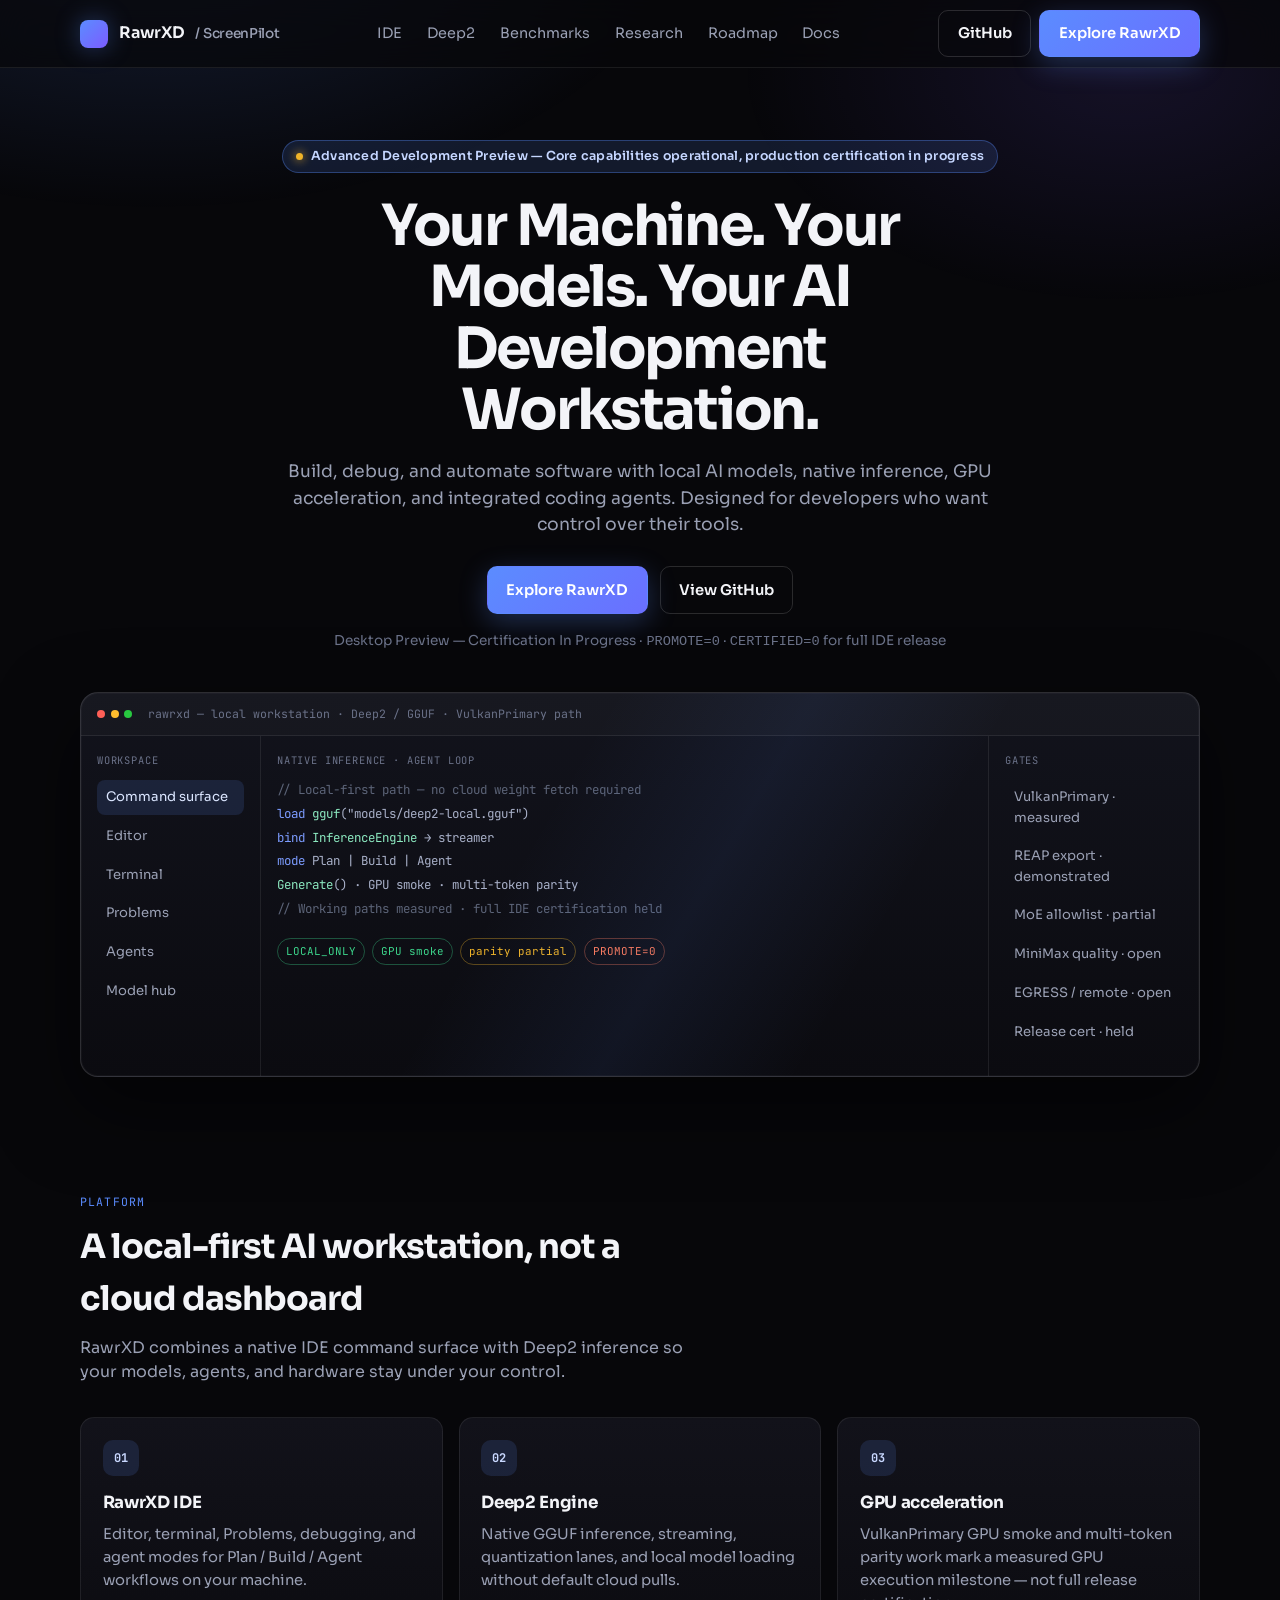
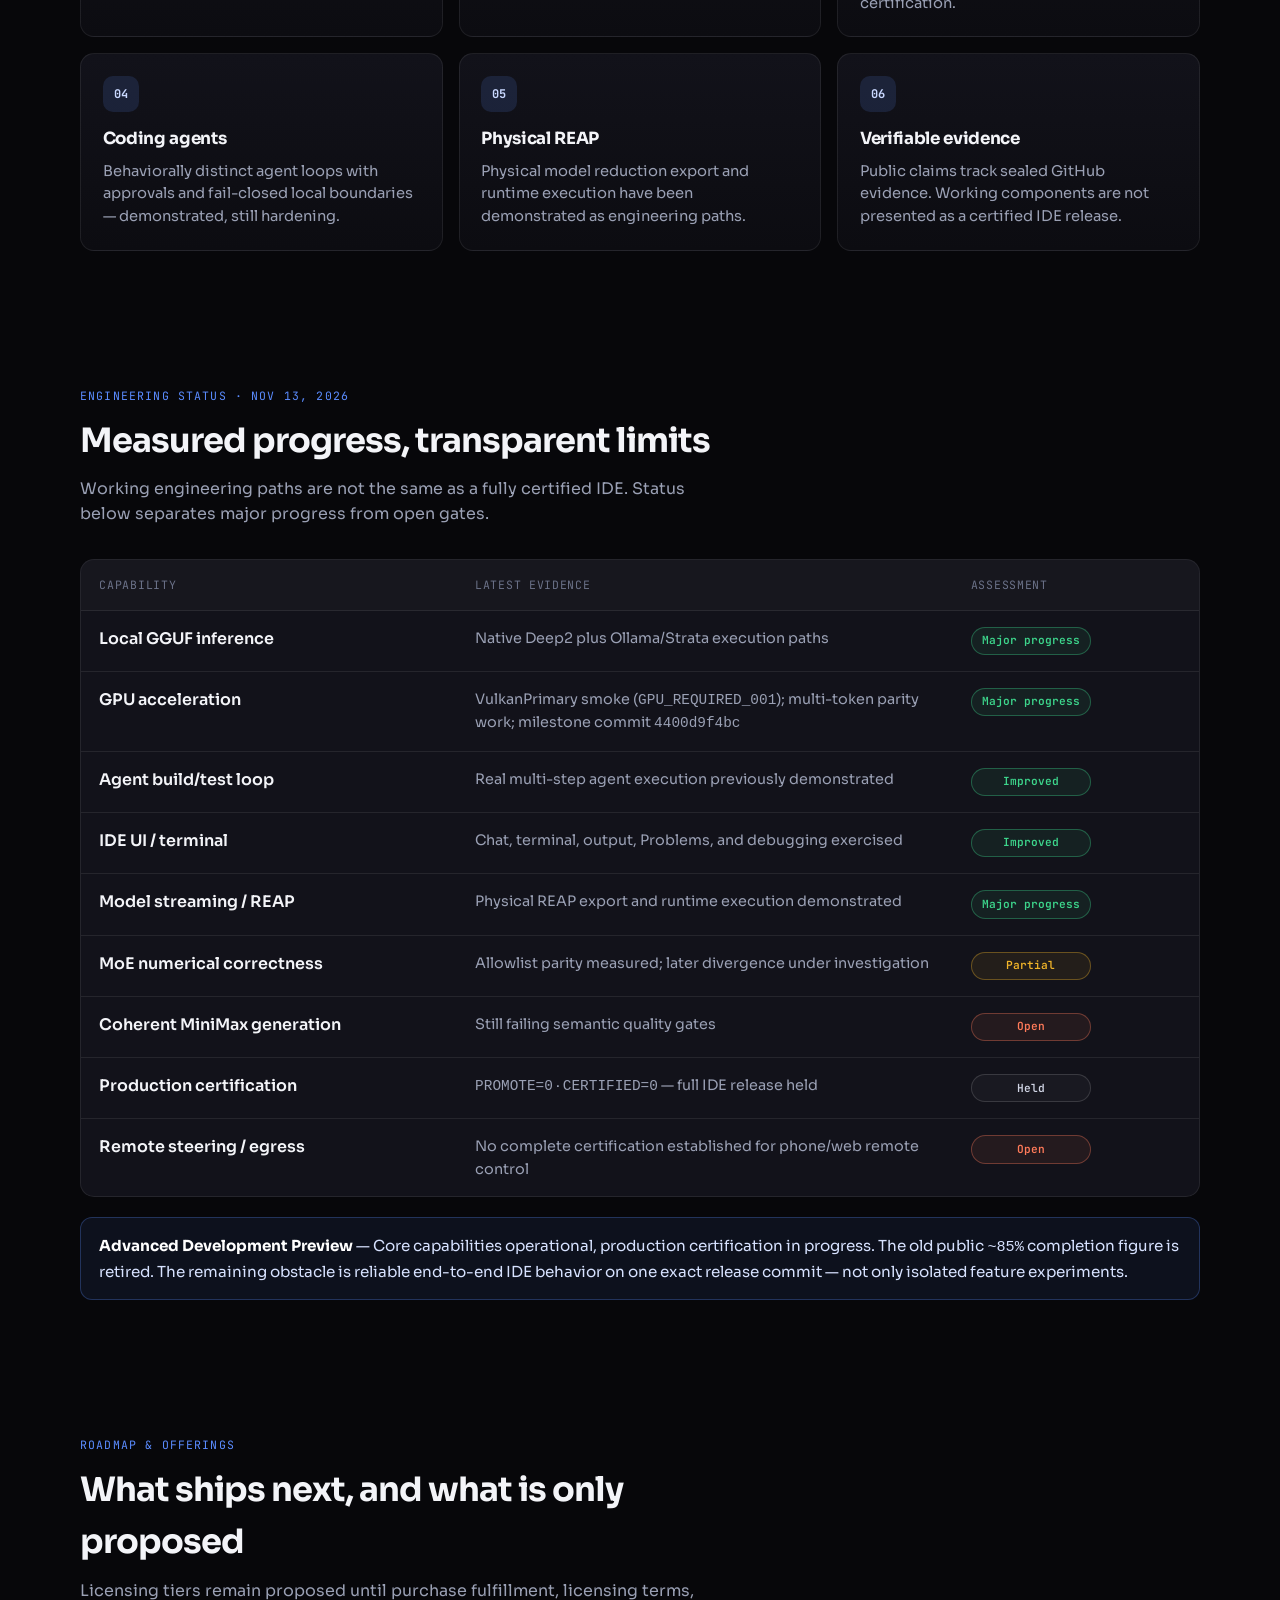
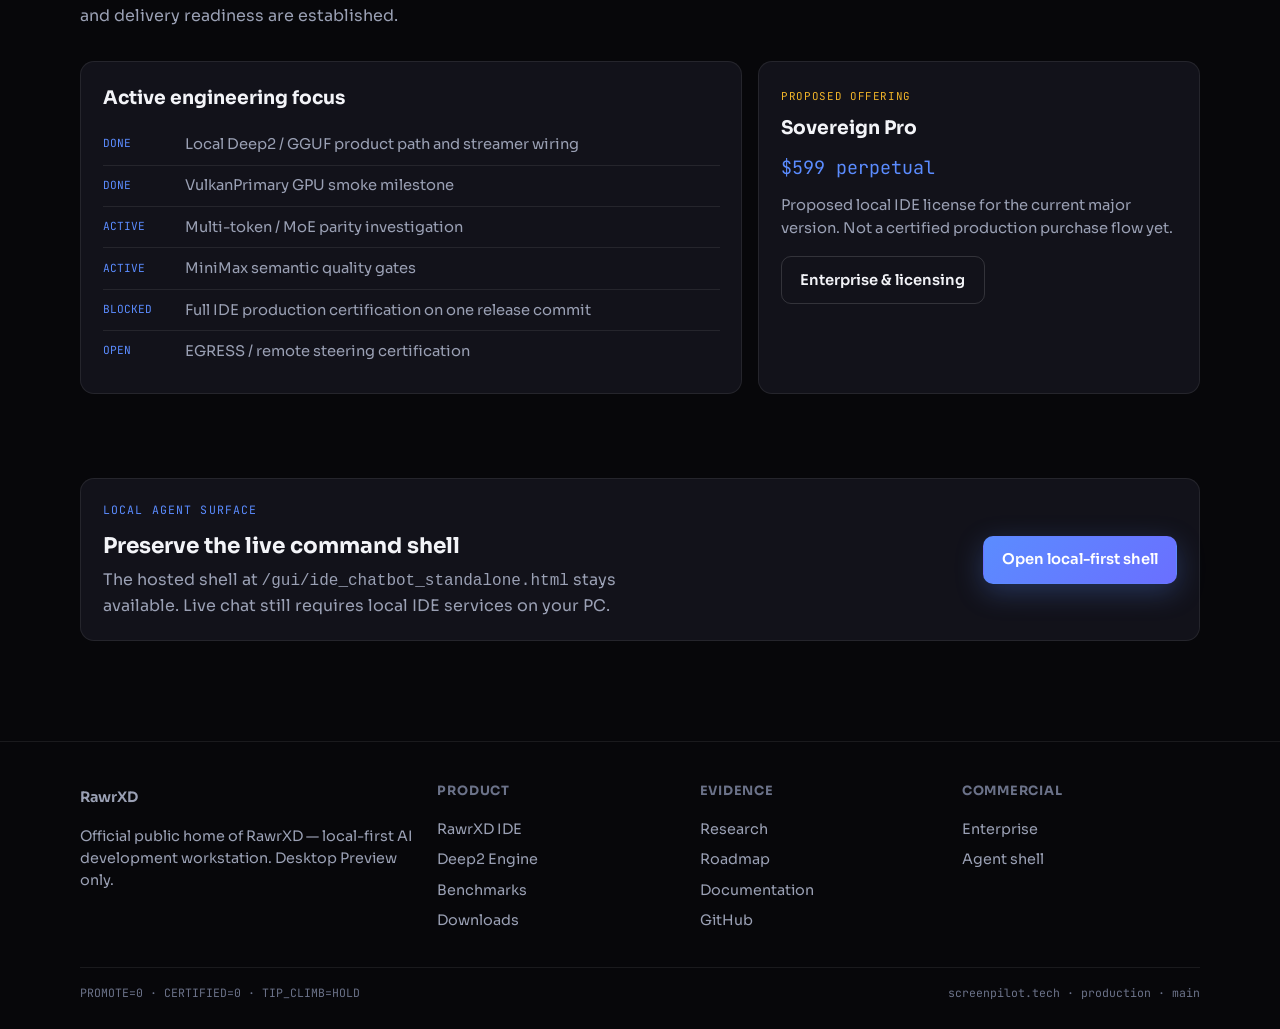
<file: index.html>
<!DOCTYPE html>
<html lang="en">
<head>
  <meta charset="UTF-8">
  <meta name="viewport" content="width=device-width, initial-scale=1.0">
  <title>RawrXD — Local AI Development Workstation</title>
  <meta name="description" content="Build, debug, and automate software with local AI models, native inference, GPU acceleration, and integrated coding agents. Desktop Preview — certification in progress.">
  <meta name="robots" content="index,follow">
  <meta name="rawrxd-deploy" content="branch=main; promote=0; certified=0; tip_climb=hold">
  <!-- Live provenance: Porkbun Secure Static Hosting GitHub Connect publishes origin/main -->
  <link rel="preconnect" href="https://fonts.googleapis.com">
  <link rel="preconnect" href="https://fonts.gstatic.com" crossorigin>
  <link href="https://fonts.googleapis.com/css2?family=JetBrains+Mono:wght@400;600&family=Sora:wght@400;500;600;700&display=swap" rel="stylesheet">
  <link rel="stylesheet" href="/css/site.css">
</head>
<body>
  <div class="bg-glow" aria-hidden="true"></div>

  <header class="nav">
    <div class="wrap nav-inner">
      <a class="brand" href="/">
        <span class="brand-mark" aria-hidden="true"></span>
        RawrXD <span>/ ScreenPilot</span>
      </a>
      <nav class="nav-links" aria-label="Primary">
        <a href="/pages/ide.html">IDE</a>
        <a href="/pages/deep2.html">Deep2</a>
        <a href="/pages/benchmarks.html">Benchmarks</a>
        <a href="/pages/research.html">Research</a>
        <a href="/pages/roadmap.html">Roadmap</a>
        <a href="/pages/docs.html">Docs</a>
      </nav>
      <div class="nav-cta">
        <a class="btn btn-ghost" href="https://github.com/ItsMehRAWRXD" rel="noopener noreferrer">GitHub</a>
        <a class="btn btn-primary" href="/gui/ide_chatbot_standalone.html">Explore RawrXD</a>
        <button class="nav-toggle" type="button" aria-expanded="false" aria-label="Open menu">Menu</button>
      </div>
    </div>
  </header>

  <main>
    <section class="hero wrap">
      <div class="eyebrow"><span class="dot" aria-hidden="true"></span> Advanced Development Preview — Core capabilities operational, production certification in progress</div>
      <h1>Your Machine. Your Models. Your AI Development Workstation.</h1>
      <p class="lead">Build, debug, and automate software with local AI models, native inference, GPU acceleration, and integrated coding agents. Designed for developers who want control over their tools.</p>
      <div class="hero-actions">
        <a class="btn btn-primary" href="/gui/ide_chatbot_standalone.html">Explore RawrXD</a>
        <a class="btn btn-ghost" href="https://github.com/ItsMehRAWRXD" rel="noopener noreferrer">View GitHub</a>
      </div>
      <p class="hero-note">Desktop Preview — Certification In Progress · <code>PROMOTE=0</code> · <code>CERTIFIED=0</code> for full IDE release</p>

      <div class="product-frame reveal" aria-label="RawrXD product preview frame">
        <div class="frame-bar">
          <div class="frame-dots" aria-hidden="true"><span></span><span></span><span></span></div>
          rawrxd — local workstation · Deep2 / GGUF · VulkanPrimary path
        </div>
        <div class="frame-grid">
          <aside class="frame-side">
            <div class="frame-label">Workspace</div>
            <div class="side-item active">Command surface</div>
            <div class="side-item">Editor</div>
            <div class="side-item">Terminal</div>
            <div class="side-item">Problems</div>
            <div class="side-item">Agents</div>
            <div class="side-item">Model hub</div>
          </aside>
          <div class="frame-main">
            <div class="frame-label">Native inference · agent loop</div>
            <p class="code-line"><span class="cm">// Local-first path — no cloud weight fetch required</span></p>
            <p class="code-line"><span class="kw">load</span> <span class="fn">gguf</span>("models/deep2-local.gguf")</p>
            <p class="code-line"><span class="kw">bind</span> <span class="fn">InferenceEngine</span> → streamer</p>
            <p class="code-line"><span class="kw">mode</span> Plan | Build | Agent</p>
            <p class="code-line"><span class="fn">Generate</span>() · GPU smoke · multi-token parity</p>
            <p class="code-line"><span class="cm">// Working paths measured · full IDE certification held</span></p>
            <div style="margin-top:1rem">
              <span class="chip ok">LOCAL_ONLY</span>
              <span class="chip ok">GPU smoke</span>
              <span class="chip warn">parity partial</span>
              <span class="chip held">PROMOTE=0</span>
            </div>
          </div>
          <aside class="frame-right">
            <div class="frame-label">Gates</div>
            <div class="right-item">VulkanPrimary · measured</div>
            <div class="right-item">REAP export · demonstrated</div>
            <div class="right-item">MoE allowlist · partial</div>
            <div class="right-item">MiniMax quality · open</div>
            <div class="right-item">EGRESS / remote · open</div>
            <div class="right-item">Release cert · held</div>
          </aside>
        </div>
      </div>
    </section>

    <section class="wrap">
      <div class="section-head reveal">
        <div class="kicker">Platform</div>
        <h2>A local-first AI workstation, not a cloud dashboard</h2>
        <p>RawrXD combines a native IDE command surface with Deep2 inference so your models, agents, and hardware stay under your control.</p>
      </div>
      <div class="feature-grid">
        <article class="feature reveal">
          <div class="icon">01</div>
          <h3>RawrXD IDE</h3>
          <p>Editor, terminal, Problems, debugging, and agent modes for Plan / Build / Agent workflows on your machine.</p>
        </article>
        <article class="feature reveal">
          <div class="icon">02</div>
          <h3>Deep2 Engine</h3>
          <p>Native GGUF inference, streaming, quantization lanes, and local model loading without default cloud pulls.</p>
        </article>
        <article class="feature reveal">
          <div class="icon">03</div>
          <h3>GPU acceleration</h3>
          <p>VulkanPrimary GPU smoke and multi-token parity work mark a measured GPU execution milestone — not full release certification.</p>
        </article>
        <article class="feature reveal">
          <div class="icon">04</div>
          <h3>Coding agents</h3>
          <p>Behaviorally distinct agent loops with approvals and fail-closed local boundaries — demonstrated, still hardening.</p>
        </article>
        <article class="feature reveal">
          <div class="icon">05</div>
          <h3>Physical REAP</h3>
          <p>Physical model reduction export and runtime execution have been demonstrated as engineering paths.</p>
        </article>
        <article class="feature reveal">
          <div class="icon">06</div>
          <h3>Verifiable evidence</h3>
          <p>Public claims track sealed GitHub evidence. Working components are not presented as a certified IDE release.</p>
        </article>
      </div>
    </section>

    <section class="wrap">
      <div class="section-head reveal">
        <div class="kicker">Engineering status · Nov 13, 2026</div>
        <h2>Measured progress, transparent limits</h2>
        <p>Working engineering paths are not the same as a fully certified IDE. Status below separates major progress from open gates.</p>
      </div>
      <div class="status-board reveal">
        <div class="status-row head">
          <div>Capability</div>
          <div>Latest evidence</div>
          <div>Assessment</div>
        </div>
        <div class="status-row">
          <div class="title">Local GGUF inference</div>
          <div class="meta">Native Deep2 plus Ollama/Strata execution paths</div>
          <div><span class="pill major">Major progress</span></div>
        </div>
        <div class="status-row">
          <div class="title">GPU acceleration</div>
          <div class="meta">VulkanPrimary smoke (<code>GPU_REQUIRED_001</code>); multi-token parity work; milestone commit <code>4400d9f4bc</code></div>
          <div><span class="pill major">Major progress</span></div>
        </div>
        <div class="status-row">
          <div class="title">Agent build/test loop</div>
          <div class="meta">Real multi-step agent execution previously demonstrated</div>
          <div><span class="pill major">Improved</span></div>
        </div>
        <div class="status-row">
          <div class="title">IDE UI / terminal</div>
          <div class="meta">Chat, terminal, output, Problems, and debugging exercised</div>
          <div><span class="pill major">Improved</span></div>
        </div>
        <div class="status-row">
          <div class="title">Model streaming / REAP</div>
          <div class="meta">Physical REAP export and runtime execution demonstrated</div>
          <div><span class="pill major">Major progress</span></div>
        </div>
        <div class="status-row">
          <div class="title">MoE numerical correctness</div>
          <div class="meta">Allowlist parity measured; later divergence under investigation</div>
          <div><span class="pill partial">Partial</span></div>
        </div>
        <div class="status-row">
          <div class="title">Coherent MiniMax generation</div>
          <div class="meta">Still failing semantic quality gates</div>
          <div><span class="pill open">Open</span></div>
        </div>
        <div class="status-row">
          <div class="title">Production certification</div>
          <div class="meta"><code>PROMOTE=0</code> · <code>CERTIFIED=0</code> — full IDE release held</div>
          <div><span class="pill held">Held</span></div>
        </div>
        <div class="status-row">
          <div class="title">Remote steering / egress</div>
          <div class="meta">No complete certification established for phone/web remote control</div>
          <div><span class="pill open">Open</span></div>
        </div>
      </div>
      <div class="banner reveal">
        <strong>Advanced Development Preview</strong> — Core capabilities operational, production certification in progress.
        The old public <code>~85%</code> completion figure is retired. The remaining obstacle is reliable end-to-end IDE behavior on one exact release commit — not only isolated feature experiments.
      </div>
    </section>

    <section class="wrap">
      <div class="section-head reveal">
        <div class="kicker">Roadmap &amp; offerings</div>
        <h2>What ships next, and what is only proposed</h2>
        <p>Licensing tiers remain proposed until purchase fulfillment, licensing terms, and delivery readiness are established.</p>
      </div>
      <div class="split">
        <div class="panel reveal">
          <h3>Active engineering focus</h3>
          <ul class="list">
            <li><span class="mark">DONE</span> Local Deep2 / GGUF product path and streamer wiring</li>
            <li><span class="mark">DONE</span> VulkanPrimary GPU smoke milestone</li>
            <li><span class="mark">ACTIVE</span> Multi-token / MoE parity investigation</li>
            <li><span class="mark">ACTIVE</span> MiniMax semantic quality gates</li>
            <li><span class="mark">BLOCKED</span> Full IDE production certification on one release commit</li>
            <li><span class="mark">OPEN</span> EGRESS / remote steering certification</li>
          </ul>
        </div>
        <div class="panel reveal">
          <div class="proposed">Proposed offering</div>
          <h3>Sovereign Pro</h3>
          <div class="price-tag">$599 perpetual</div>
          <p style="color:var(--muted);font-size:0.92rem;margin:0 0 1rem">Proposed local IDE license for the current major version. Not a certified production purchase flow yet.</p>
          <a class="btn btn-ghost" href="/pages/enterprise.html">Enterprise &amp; licensing</a>
        </div>
      </div>
    </section>

    <section class="wrap" style="padding-top:1rem">
      <div class="panel reveal" style="display:flex;flex-wrap:wrap;gap:1rem;align-items:center;justify-content:space-between">
        <div>
          <div class="kicker">Local agent surface</div>
          <h2 style="margin:0 0 0.35rem;font-size:1.35rem">Preserve the live command shell</h2>
          <p style="margin:0;color:var(--muted);max-width:36rem">The hosted shell at <code>/gui/ide_chatbot_standalone.html</code> stays available. Live chat still requires local IDE services on your PC.</p>
        </div>
        <a class="btn btn-primary" href="/gui/ide_chatbot_standalone.html">Open local-first shell</a>
      </div>
    </section>
  </main>

  <footer class="footer">
    <div class="wrap footer-grid">
      <div>
        <a class="brand" href="/"><span class="brand-mark" aria-hidden="true"></span> RawrXD</a>
        <p style="color:var(--muted);font-size:0.9rem;margin:0.75rem 0 0;max-width:22rem">Official public home of RawrXD — local-first AI development workstation. Desktop Preview only.</p>
      </div>
      <div>
        <h4>Product</h4>
        <a href="/pages/ide.html">RawrXD IDE</a>
        <a href="/pages/deep2.html">Deep2 Engine</a>
        <a href="/pages/benchmarks.html">Benchmarks</a>
        <a href="/pages/downloads.html">Downloads</a>
      </div>
      <div>
        <h4>Evidence</h4>
        <a href="/pages/research.html">Research</a>
        <a href="/pages/roadmap.html">Roadmap</a>
        <a href="/pages/docs.html">Documentation</a>
        <a href="https://github.com/ItsMehRAWRXD" rel="noopener noreferrer">GitHub</a>
      </div>
      <div>
        <h4>Commercial</h4>
        <a href="/pages/enterprise.html">Enterprise</a>
        <a href="/gui/ide_chatbot_standalone.html">Agent shell</a>
      </div>
    </div>
    <div class="wrap footer-bottom">
      <span>PROMOTE=0 · CERTIFIED=0 · TIP_CLIMB=HOLD</span>
      <span>screenpilot.tech · production · main</span>
    </div>
  </footer>

  <script src="/js/site.js"></script>
</body>
</html>
</file>
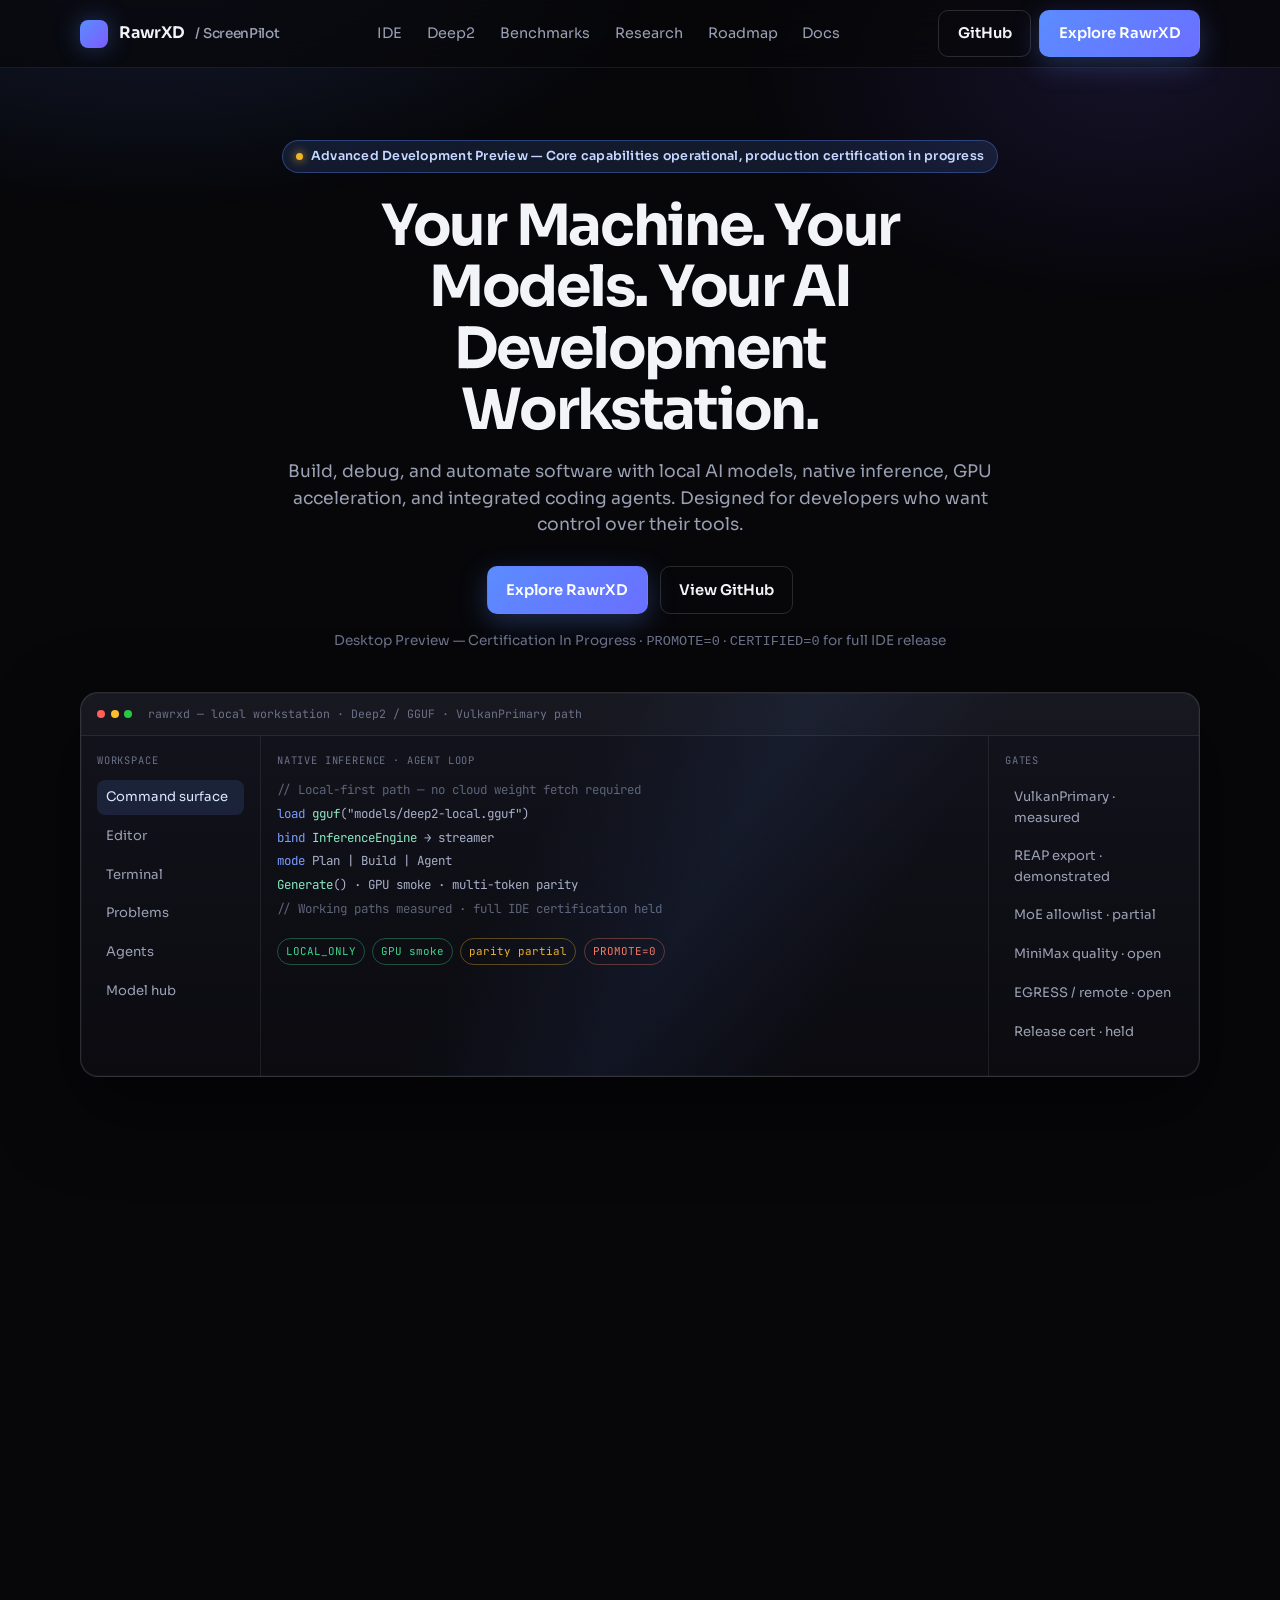
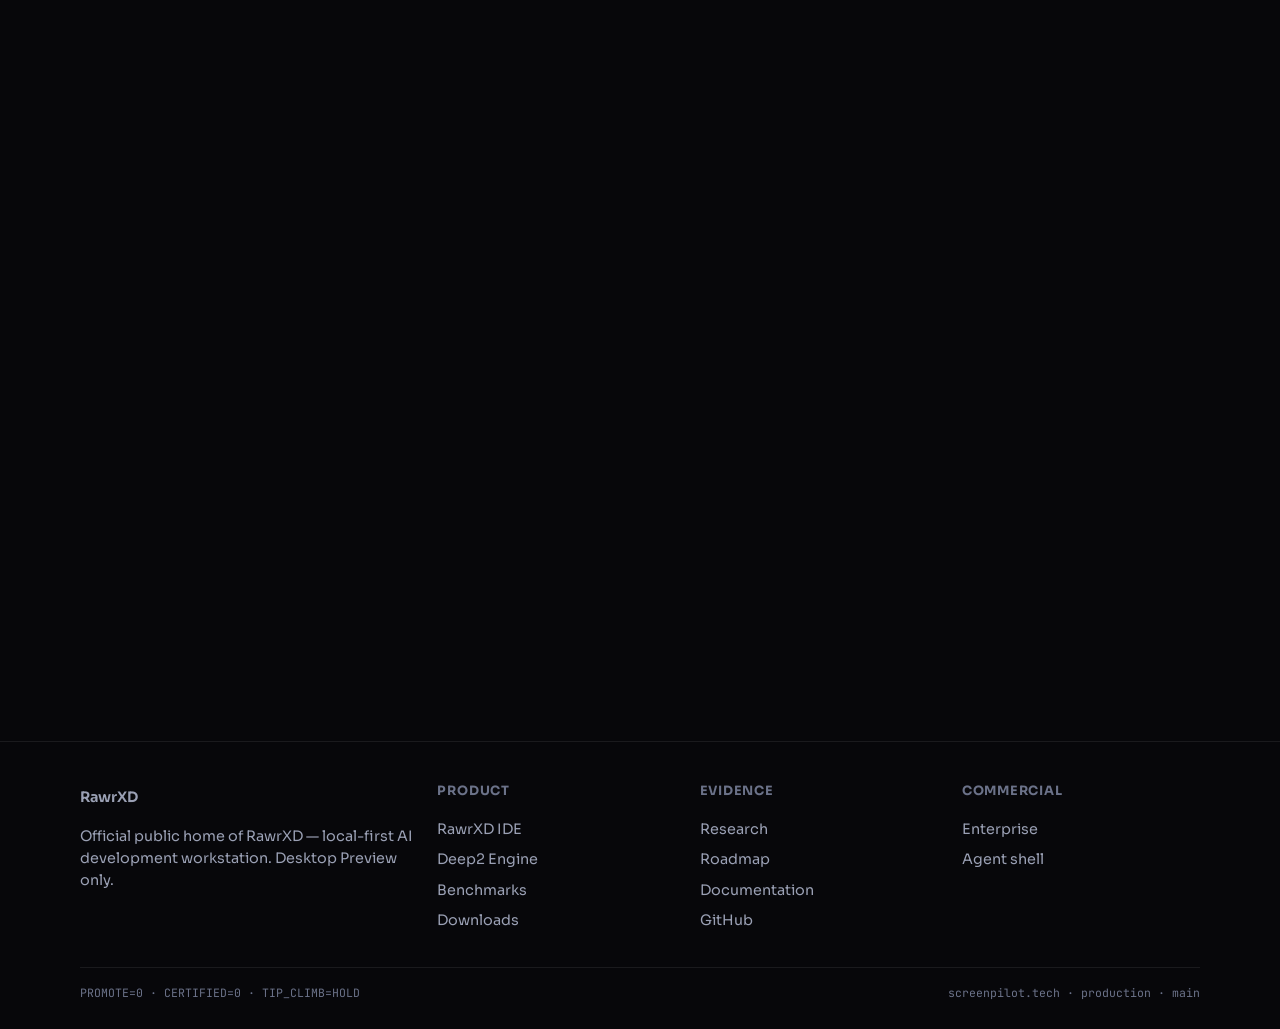
<file: launcher.html>
<!DOCTYPE html>
<html lang="en">
<head>
  <meta charset="UTF-8">
  <meta http-equiv="refresh" content="0;url=/">
  <title>RawrXD ScreenPilot</title>
</head>
<body>
  <p><a href="/">Go to ScreenPilot home…</a></p>
</body>
</html>
</file>
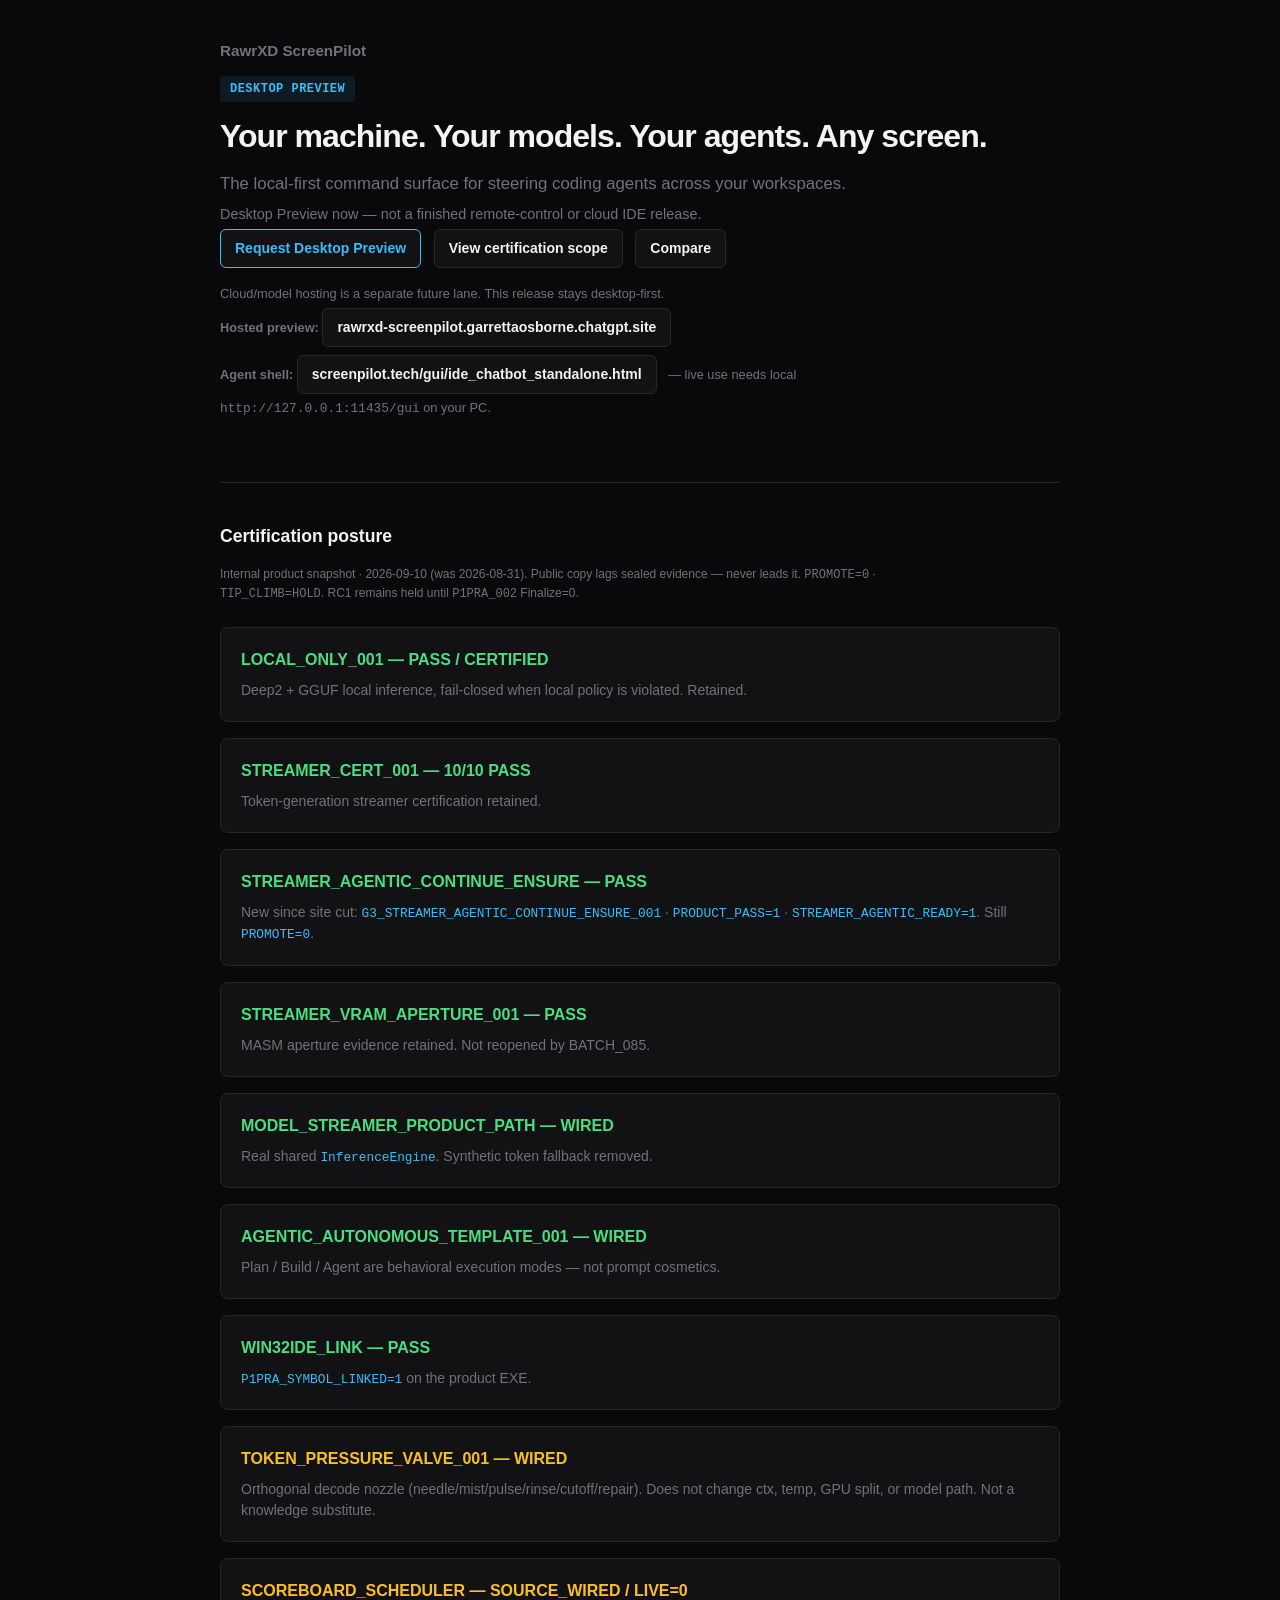
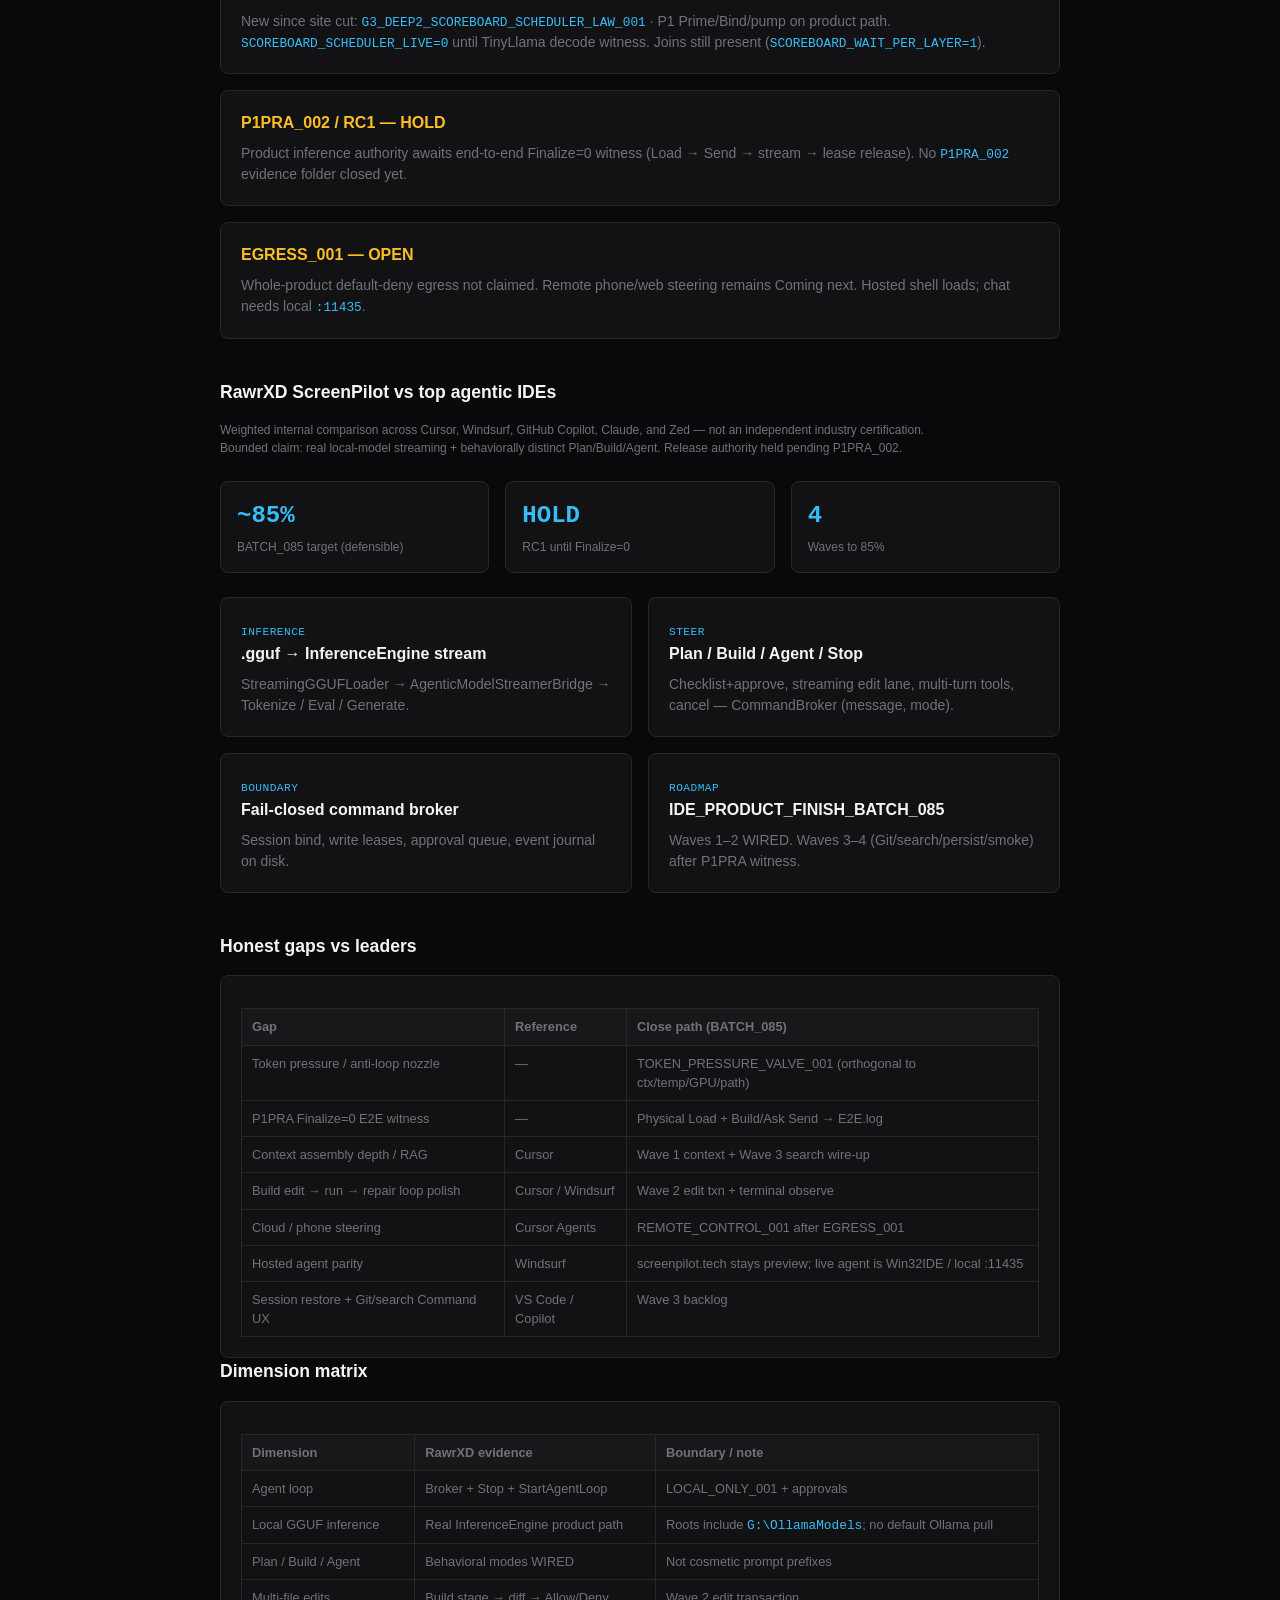
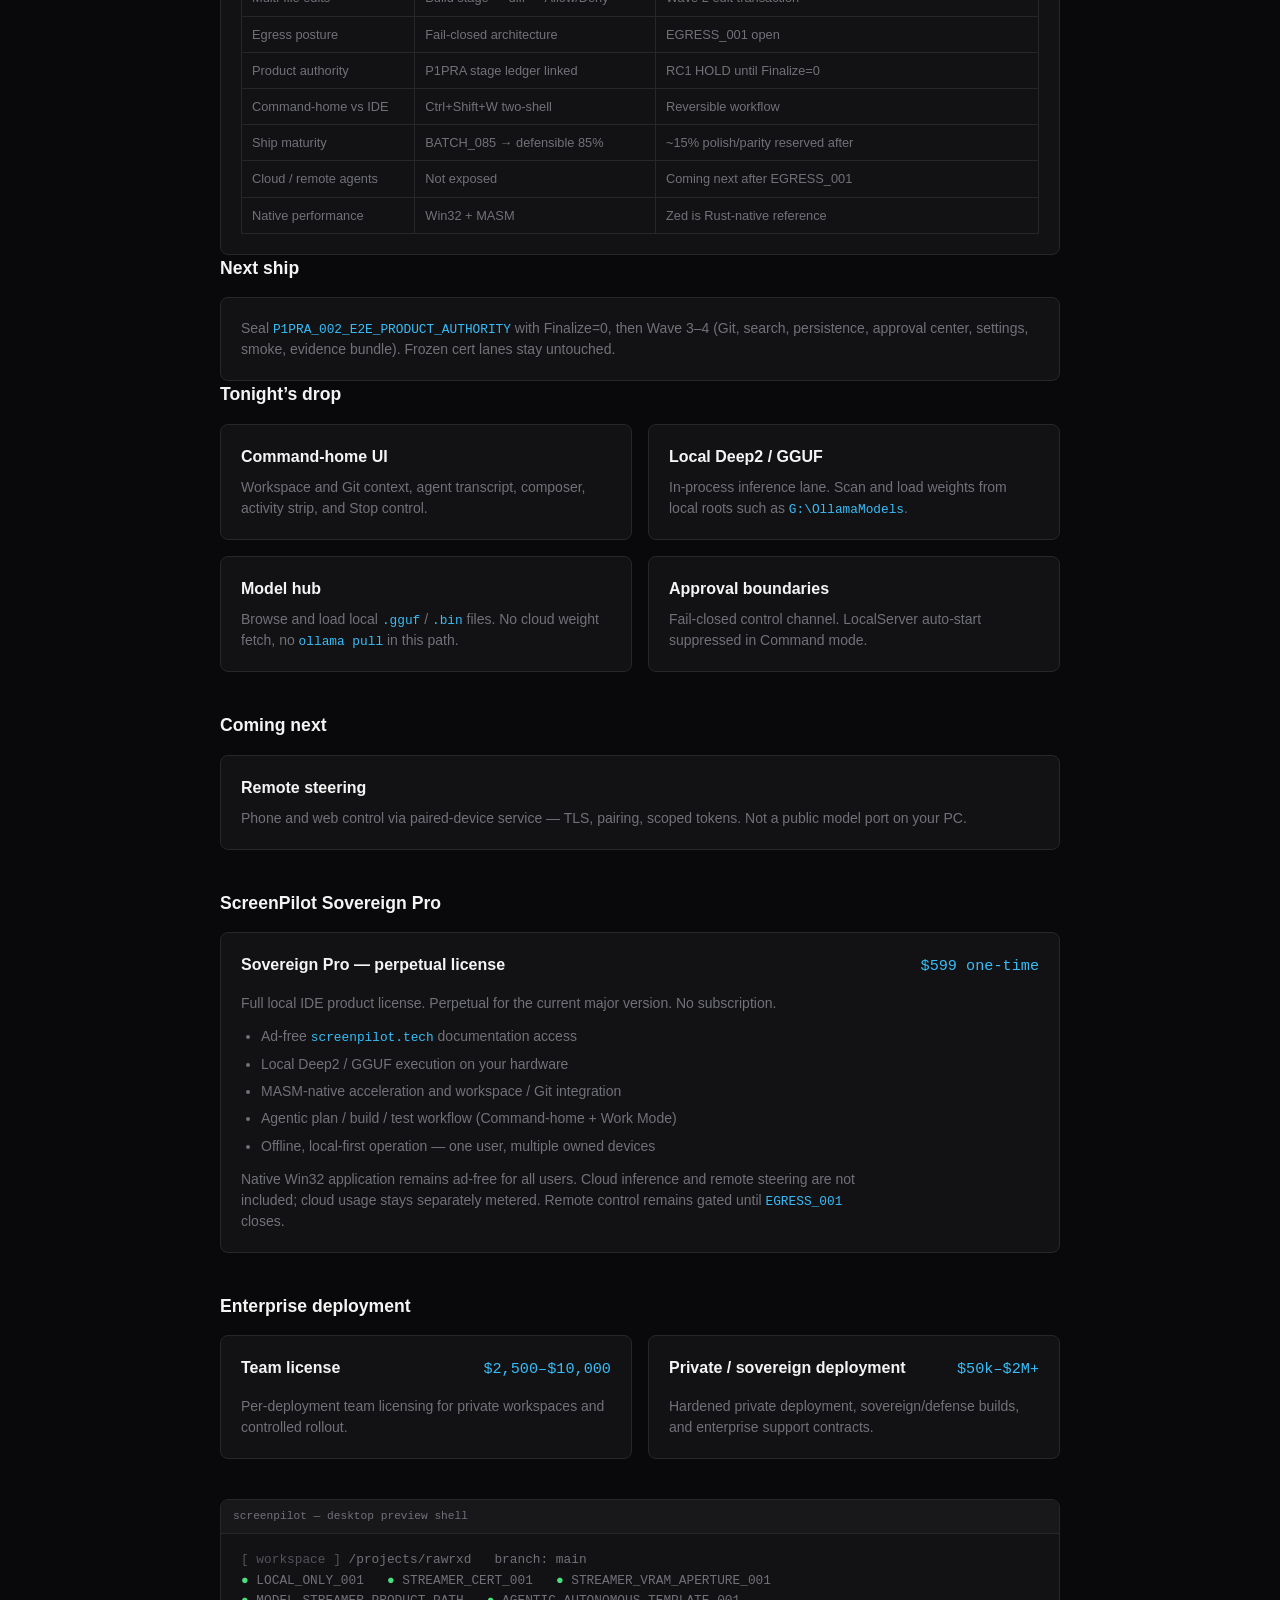
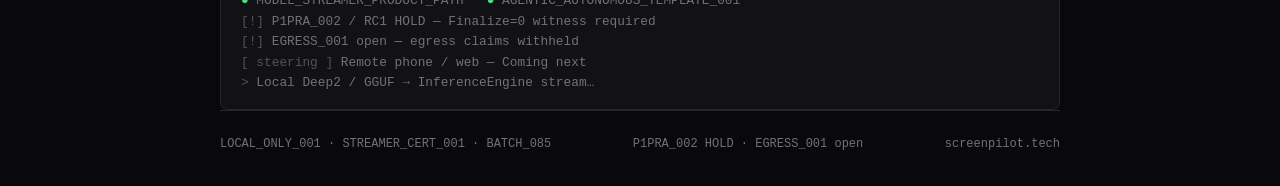
<file: archive/index-2026-09-10.html>
<!DOCTYPE html>
<html lang="en">
<head>
    <meta charset="UTF-8">
    <meta name="viewport" content="width=device-width, initial-scale=1.0">
    <title>RawrXD ScreenPilot — Local-First Command Surface</title>
    <style>
        :root {
            --bg: #09090b;
            --surface: #121214;
            --border: #27272a;
            --text: #f4f4f5;
            --muted: #71717a;
            --accent: #38bdf8;
        }
        * { box-sizing: border-box; margin: 0; padding: 0; }
        body {
            background: var(--bg);
            color: var(--text);
            font-family: -apple-system, BlinkMacSystemFont, "Segoe UI", Roboto, sans-serif;
            line-height: 1.5;
            -webkit-font-smoothing: antialiased;
        }
        .container { max-width: 880px; margin: 0 auto; padding: 2.5rem 1.25rem; }
        header { border-bottom: 1px solid var(--border); padding-bottom: 1.5rem; margin-bottom: 2.5rem; }
        .badge {
            display: inline-block;
            background: rgba(56, 189, 248, 0.1);
            color: var(--accent);
            font-size: 0.75rem;
            font-weight: 600;
            padding: 0.25rem 0.625rem;
            border-radius: 4px;
            margin-bottom: 1rem;
            font-family: ui-monospace, monospace;
            letter-spacing: 0.04em;
        }
        .logo { font-size: 0.95rem; font-weight: 600; color: var(--muted); margin-bottom: 0.75rem; }
        h1 {
            font-size: 2rem;
            font-weight: 800;
            letter-spacing: -0.03em;
            line-height: 1.15;
            margin-bottom: 1rem;
        }
        .lead { color: var(--muted); font-size: 1.05rem; max-width: 640px; margin-bottom: 0.5rem; }
        .sub { color: var(--muted); font-size: 0.9rem; max-width: 640px; }
        h2 { font-size: 1.1rem; font-weight: 700; margin-bottom: 1rem; }
        .grid {
            display: grid;
            grid-template-columns: 1fr;
            gap: 1rem;
            margin-bottom: 2.5rem;
        }
        @media (min-width: 600px) { .grid.two { grid-template-columns: 1fr 1fr; } }
        .card {
            background: var(--surface);
            border: 1px solid var(--border);
            border-radius: 8px;
            padding: 1.25rem;
        }
        .card h3 { font-size: 1rem; margin-bottom: 0.5rem; }
        .card p, .card li { font-size: 0.875rem; color: var(--muted); }
        .card ul { margin: 0.75rem 0 0; padding-left: 1.25rem; }
        .card li { margin-bottom: 0.4rem; }
        .card code {
            font-family: ui-monospace, monospace;
            font-size: 0.8rem;
            color: var(--accent);
        }
        .tier-head {
            display: flex;
            justify-content: space-between;
            align-items: baseline;
            margin-bottom: 0.5rem;
        }
        .price { font-family: ui-monospace, monospace; color: var(--accent); font-size: 0.95rem; }
        .preview {
            background: var(--surface);
            border: 1px solid var(--border);
            border-radius: 8px;
            overflow: hidden;
            margin-top: 2rem;
        }
        .preview-bar {
            background: #18181b;
            border-bottom: 1px solid var(--border);
            padding: 0.5rem 0.75rem;
            font-family: ui-monospace, monospace;
            font-size: 0.7rem;
            color: var(--muted);
        }
        .preview-body {
            padding: 1rem 1.25rem;
            font-family: ui-monospace, monospace;
            font-size: 0.8rem;
            color: var(--muted);
            line-height: 1.6;
        }
        .preview-body .ok { color: #4ade80; }
        .preview-body .dim { color: #52525b; }
        footer {
            border-top: 1px solid var(--border);
            padding-top: 1.5rem;
            font-size: 0.75rem;
            color: var(--muted);
            font-family: ui-monospace, monospace;
            display: flex;
            flex-wrap: wrap;
            gap: 1rem;
            justify-content: space-between;
        }
        .withheld { color: #a1a1aa; font-style: normal; }
        .launch { margin-bottom: 2.5rem; }
        .launch a {
            display: inline-block;
            margin: 0.25rem 0.5rem 0.25rem 0;
            padding: 0.5rem 0.875rem;
            border-radius: 6px;
            font-size: 0.875rem;
            font-weight: 600;
            text-decoration: none;
            border: 1px solid var(--border);
            color: var(--text);
            background: var(--surface);
        }
        .launch a.primary { border-color: var(--accent); color: var(--accent); }
        .launch a:hover { border-color: var(--accent); }
        .launch-note { font-size: 0.8rem; color: var(--muted); margin-top: 0.75rem; max-width: 640px; }
        .stat-row { display: flex; flex-wrap: wrap; gap: 1rem; margin-bottom: 1.5rem; }
        .stat {
            flex: 1 1 140px;
            background: var(--surface);
            border: 1px solid var(--border);
            border-radius: 8px;
            padding: 1rem;
        }
        .stat .value { font-size: 1.5rem; font-weight: 800; color: var(--accent); font-family: ui-monospace, monospace; }
        .stat .label { font-size: 0.75rem; color: var(--muted); margin-top: 0.25rem; }
        .cert-pass { color: #4ade80; }
        .cert-open { color: #fbbf24; }
        table.matrix { width: 100%; border-collapse: collapse; font-size: 0.8rem; margin-top: 0.75rem; }
        table.matrix th, table.matrix td {
            border: 1px solid var(--border);
            padding: 0.5rem 0.625rem;
            text-align: left;
            vertical-align: top;
        }
        table.matrix th { background: #18181b; color: var(--muted); font-weight: 600; }
        table.matrix td { color: var(--muted); }
        .disclaimer { font-size: 0.75rem; color: var(--muted); margin: 0.75rem 0 1.5rem; max-width: 720px; }
        .tag { font-family: ui-monospace, monospace; font-size: 0.7rem; color: var(--accent); letter-spacing: 0.04em; }
    </style>
</head>
<body>
    <div class="container">
        <header>
            <div class="logo">RawrXD ScreenPilot</div>
            <span class="badge">DESKTOP PREVIEW</span>
            <h1>Your machine. Your models. Your agents. Any screen.</h1>
            <p class="lead">The local-first command surface for steering coding agents across your workspaces.</p>
            <p class="sub">Desktop Preview now — not a finished remote-control or cloud IDE release.</p>
            <div class="launch">
                <a class="primary" href="/gui/ide_chatbot_standalone.html">Request Desktop Preview</a>
                <a href="#certification">View certification scope</a>
                <a href="#compare">Compare</a>
                <p class="launch-note">Cloud/model hosting is a separate future lane. This release stays desktop-first.<br>
                <strong>Hosted preview:</strong> <a href="https://rawrxd-screenpilot.garrettaosborne.chatgpt.site" rel="noopener noreferrer">rawrxd-screenpilot.garrettaosborne.chatgpt.site</a><br>
                <strong>Agent shell:</strong> <a href="/gui/ide_chatbot_standalone.html">screenpilot.tech/gui/ide_chatbot_standalone.html</a> — live use needs local <code>http://127.0.0.1:11435/gui</code> on your PC.</p>
            </div>
        </header>

        <main>
            <h2 id="certification">Certification posture</h2>
            <p class="disclaimer">Internal product snapshot · 2026-09-10 (was 2026-08-31). Public copy lags sealed evidence — never leads it. <code>PROMOTE=0</code> · <code>TIP_CLIMB=HOLD</code>. RC1 remains held until <code>P1PRA_002</code> Finalize=0.</p>
            <div class="grid">
                <div class="card">
                    <h3 class="cert-pass">LOCAL_ONLY_001 — PASS / CERTIFIED</h3>
                    <p>Deep2 + GGUF local inference, fail-closed when local policy is violated. Retained.</p>
                </div>
                <div class="card">
                    <h3 class="cert-pass">STREAMER_CERT_001 — 10/10 PASS</h3>
                    <p>Token-generation streamer certification retained.</p>
                </div>
                <div class="card">
                    <h3 class="cert-pass">STREAMER_AGENTIC_CONTINUE_ENSURE — PASS</h3>
                    <p>New since site cut: <code>G3_STREAMER_AGENTIC_CONTINUE_ENSURE_001</code> · <code>PRODUCT_PASS=1</code> · <code>STREAMER_AGENTIC_READY=1</code>. Still <code>PROMOTE=0</code>.</p>
                </div>
                <div class="card">
                    <h3 class="cert-pass">STREAMER_VRAM_APERTURE_001 — PASS</h3>
                    <p>MASM aperture evidence retained. Not reopened by BATCH_085.</p>
                </div>
                <div class="card">
                    <h3 class="cert-pass">MODEL_STREAMER_PRODUCT_PATH — WIRED</h3>
                    <p>Real shared <code>InferenceEngine</code>. Synthetic token fallback removed.</p>
                </div>
                <div class="card">
                    <h3 class="cert-pass">AGENTIC_AUTONOMOUS_TEMPLATE_001 — WIRED</h3>
                    <p>Plan / Build / Agent are behavioral execution modes — not prompt cosmetics.</p>
                </div>
                <div class="card">
                    <h3 class="cert-pass">WIN32IDE_LINK — PASS</h3>
                    <p><code>P1PRA_SYMBOL_LINKED=1</code> on the product EXE.</p>
                </div>
                <div class="card">
                    <h3 class="cert-open">TOKEN_PRESSURE_VALVE_001 — WIRED</h3>
                    <p>Orthogonal decode nozzle (needle/mist/pulse/rinse/cutoff/repair). Does not change ctx, temp, GPU split, or model path. Not a knowledge substitute.</p>
                </div>
                <div class="card">
                    <h3 class="cert-open">SCOREBOARD_SCHEDULER — SOURCE_WIRED / LIVE=0</h3>
                    <p>New since site cut: <code>G3_DEEP2_SCOREBOARD_SCHEDULER_LAW_001</code> · P1 Prime/Bind/pump on product path. <code>SCOREBOARD_SCHEDULER_LIVE=0</code> until TinyLlama decode witness. Joins still present (<code>SCOREBOARD_WAIT_PER_LAYER=1</code>).</p>
                </div>
                <div class="card">
                    <h3 class="cert-open">P1PRA_002 / RC1 — HOLD</h3>
                    <p>Product inference authority awaits end-to-end Finalize=0 witness (Load → Send → stream → lease release). No <code>P1PRA_002</code> evidence folder closed yet.</p>
                </div>
                <div class="card">
                    <h3 class="cert-open">EGRESS_001 — OPEN</h3>
                    <p>Whole-product default-deny egress not claimed. Remote phone/web steering remains Coming next. Hosted shell loads; chat needs local <code>:11435</code>.</p>
                </div>
            </div>

            <h2 id="compare">RawrXD ScreenPilot vs top agentic IDEs</h2>
            <p class="disclaimer">Weighted internal comparison across Cursor, Windsurf, GitHub Copilot, Claude, and Zed — not an independent industry certification. Bounded claim: real local-model streaming + behaviorally distinct Plan/Build/Agent. Release authority held pending P1PRA_002.</p>
            <div class="stat-row">
                <div class="stat"><div class="value">~85%</div><div class="label">BATCH_085 target (defensible)</div></div>
                <div class="stat"><div class="value">HOLD</div><div class="label">RC1 until Finalize=0</div></div>
                <div class="stat"><div class="value">4</div><div class="label">Waves to 85%</div></div>
            </div>
            <div class="grid two">
                <div class="card">
                    <span class="tag">INFERENCE</span>
                    <h3>.gguf → InferenceEngine stream</h3>
                    <p>StreamingGGUFLoader → AgenticModelStreamerBridge → Tokenize / Eval / Generate.</p>
                </div>
                <div class="card">
                    <span class="tag">STEER</span>
                    <h3>Plan / Build / Agent / Stop</h3>
                    <p>Checklist+approve, streaming edit lane, multi-turn tools, cancel — CommandBroker (message, mode).</p>
                </div>
                <div class="card">
                    <span class="tag">BOUNDARY</span>
                    <h3>Fail-closed command broker</h3>
                    <p>Session bind, write leases, approval queue, event journal on disk.</p>
                </div>
                <div class="card">
                    <span class="tag">ROADMAP</span>
                    <h3>IDE_PRODUCT_FINISH_BATCH_085</h3>
                    <p>Waves 1–2 WIRED. Waves 3–4 (Git/search/persist/smoke) after P1PRA witness.</p>
                </div>
            </div>

            <h2>Honest gaps vs leaders</h2>
            <div class="card">
                <table class="matrix">
                    <thead><tr><th>Gap</th><th>Reference</th><th>Close path (BATCH_085)</th></tr></thead>
                    <tbody>
                        <tr><td>Token pressure / anti-loop nozzle</td><td>—</td><td>TOKEN_PRESSURE_VALVE_001 (orthogonal to ctx/temp/GPU/path)</td></tr>
                        <tr><td>P1PRA Finalize=0 E2E witness</td><td>—</td><td>Physical Load + Build/Ask Send → E2E.log</td></tr>
                        <tr><td>Context assembly depth / RAG</td><td>Cursor</td><td>Wave 1 context + Wave 3 search wire-up</td></tr>
                        <tr><td>Build edit → run → repair loop polish</td><td>Cursor / Windsurf</td><td>Wave 2 edit txn + terminal observe</td></tr>
                        <tr><td>Cloud / phone steering</td><td>Cursor Agents</td><td>REMOTE_CONTROL_001 after EGRESS_001</td></tr>
                        <tr><td>Hosted agent parity</td><td>Windsurf</td><td>screenpilot.tech stays preview; live agent is Win32IDE / local :11435</td></tr>
                        <tr><td>Session restore + Git/search Command UX</td><td>VS Code / Copilot</td><td>Wave 3 backlog</td></tr>
                    </tbody>
                </table>
            </div>

            <h2>Dimension matrix</h2>
            <div class="card">
                <table class="matrix">
                    <thead><tr><th>Dimension</th><th>RawrXD evidence</th><th>Boundary / note</th></tr></thead>
                    <tbody>
                        <tr><td>Agent loop</td><td>Broker + Stop + StartAgentLoop</td><td>LOCAL_ONLY_001 + approvals</td></tr>
                        <tr><td>Local GGUF inference</td><td>Real InferenceEngine product path</td><td>Roots include <code>G:\OllamaModels</code>; no default Ollama pull</td></tr>
                        <tr><td>Plan / Build / Agent</td><td>Behavioral modes WIRED</td><td>Not cosmetic prompt prefixes</td></tr>
                        <tr><td>Multi-file edits</td><td>Build stage → diff → Allow/Deny</td><td>Wave 2 edit transaction</td></tr>
                        <tr><td>Egress posture</td><td>Fail-closed architecture</td><td>EGRESS_001 open</td></tr>
                        <tr><td>Product authority</td><td>P1PRA stage ledger linked</td><td>RC1 HOLD until Finalize=0</td></tr>
                        <tr><td>Command-home vs IDE</td><td>Ctrl+Shift+W two-shell</td><td>Reversible workflow</td></tr>
                        <tr><td>Ship maturity</td><td>BATCH_085 → defensible 85%</td><td>~15% polish/parity reserved after</td></tr>
                        <tr><td>Cloud / remote agents</td><td>Not exposed</td><td>Coming next after EGRESS_001</td></tr>
                        <tr><td>Native performance</td><td>Win32 + MASM</td><td>Zed is Rust-native reference</td></tr>
                    </tbody>
                </table>
            </div>

            <h2>Next ship</h2>
            <div class="card">
                <p>Seal <code>P1PRA_002_E2E_PRODUCT_AUTHORITY</code> with Finalize=0, then Wave 3–4 (Git, search, persistence, approval center, settings, smoke, evidence bundle). Frozen cert lanes stay untouched.</p>
            </div>

            <h2>Tonight’s drop</h2>
            <div class="grid two">
                <div class="card">
                    <h3>Command-home UI</h3>
                    <p>Workspace and Git context, agent transcript, composer, activity strip, and Stop control.</p>
                </div>
                <div class="card">
                    <h3>Local Deep2 / GGUF</h3>
                    <p>In-process inference lane. Scan and load weights from local roots such as <code>G:\OllamaModels</code>.</p>
                </div>
                <div class="card">
                    <h3>Model hub</h3>
                    <p>Browse and load local <code>.gguf</code> / <code>.bin</code> files. No cloud weight fetch, no <code>ollama pull</code> in this path.</p>
                </div>
                <div class="card">
                    <h3>Approval boundaries</h3>
                    <p>Fail-closed control channel. LocalServer auto-start suppressed in Command mode.</p>
                </div>
            </div>

            <h2>Coming next</h2>
            <div class="grid">
                <div class="card">
                    <h3>Remote steering</h3>
                    <p>Phone and web control via paired-device service — TLS, pairing, scoped tokens. Not a public model port on your PC.</p>
                </div>
            </div>

            <h2>ScreenPilot Sovereign Pro</h2>
            <div class="grid">
                <div class="card">
                    <div class="tier-head">
                        <h3>Sovereign Pro — perpetual license</h3>
                        <span class="price">$599 one-time</span>
                    </div>
                    <p>Full local IDE product license. Perpetual for the current major version. No subscription.</p>
                    <ul>
                        <li>Ad-free <code>screenpilot.tech</code> documentation access</li>
                        <li>Local Deep2 / GGUF execution on your hardware</li>
                        <li>MASM-native acceleration and workspace / Git integration</li>
                        <li>Agentic plan / build / test workflow (Command-home + Work Mode)</li>
                        <li>Offline, local-first operation — one user, multiple owned devices</li>
                    </ul>
                    <p class="sub" style="margin-top:0.75rem;">Native Win32 application remains ad-free for all users. Cloud inference and remote steering are not included; cloud usage stays separately metered. Remote control remains gated until <code>EGRESS_001</code> closes.</p>
                </div>
            </div>

            <h2>Enterprise deployment</h2>
            <div class="grid two">
                <div class="card">
                    <div class="tier-head">
                        <h3>Team license</h3>
                        <span class="price">$2,500–$10,000</span>
                    </div>
                    <p>Per-deployment team licensing for private workspaces and controlled rollout.</p>
                </div>
                <div class="card">
                    <div class="tier-head">
                        <h3>Private / sovereign deployment</h3>
                        <span class="price">$50k–$2M+</span>
                    </div>
                    <p>Hardened private deployment, sovereign/defense builds, and enterprise support contracts.</p>
                </div>
            </div>

            <div class="preview">
                <div class="preview-bar">screenpilot — desktop preview shell</div>
                <div class="preview-body">
                    <span class="dim">[ workspace ]</span> /projects/rawrxd &nbsp; branch: main<br>
                    <span class="ok">●</span> LOCAL_ONLY_001 &nbsp; <span class="ok">●</span> STREAMER_CERT_001 &nbsp; <span class="ok">●</span> STREAMER_VRAM_APERTURE_001<br>
                    <span class="ok">●</span> MODEL_STREAMER_PRODUCT_PATH &nbsp; <span class="ok">●</span> AGENTIC_AUTONOMOUS_TEMPLATE_001<br>
                    <span class="dim">[!]</span> P1PRA_002 / RC1 HOLD — Finalize=0 witness required<br>
                    <span class="dim">[!]</span> EGRESS_001 open — egress claims withheld<br>
                    <span class="dim">[ steering ]</span> Remote phone / web — Coming next<br>
                    <span class="dim">&gt;</span> Local Deep2 / GGUF → InferenceEngine stream…
                </div>
            </div>
        </main>

        <footer>
            <span>LOCAL_ONLY_001 · STREAMER_CERT_001 · BATCH_085</span>
            <span>P1PRA_002 HOLD · EGRESS_001 open</span>
            <span>screenpilot.tech</span>
        </footer>
    </div>
</body>
</html>
</file>
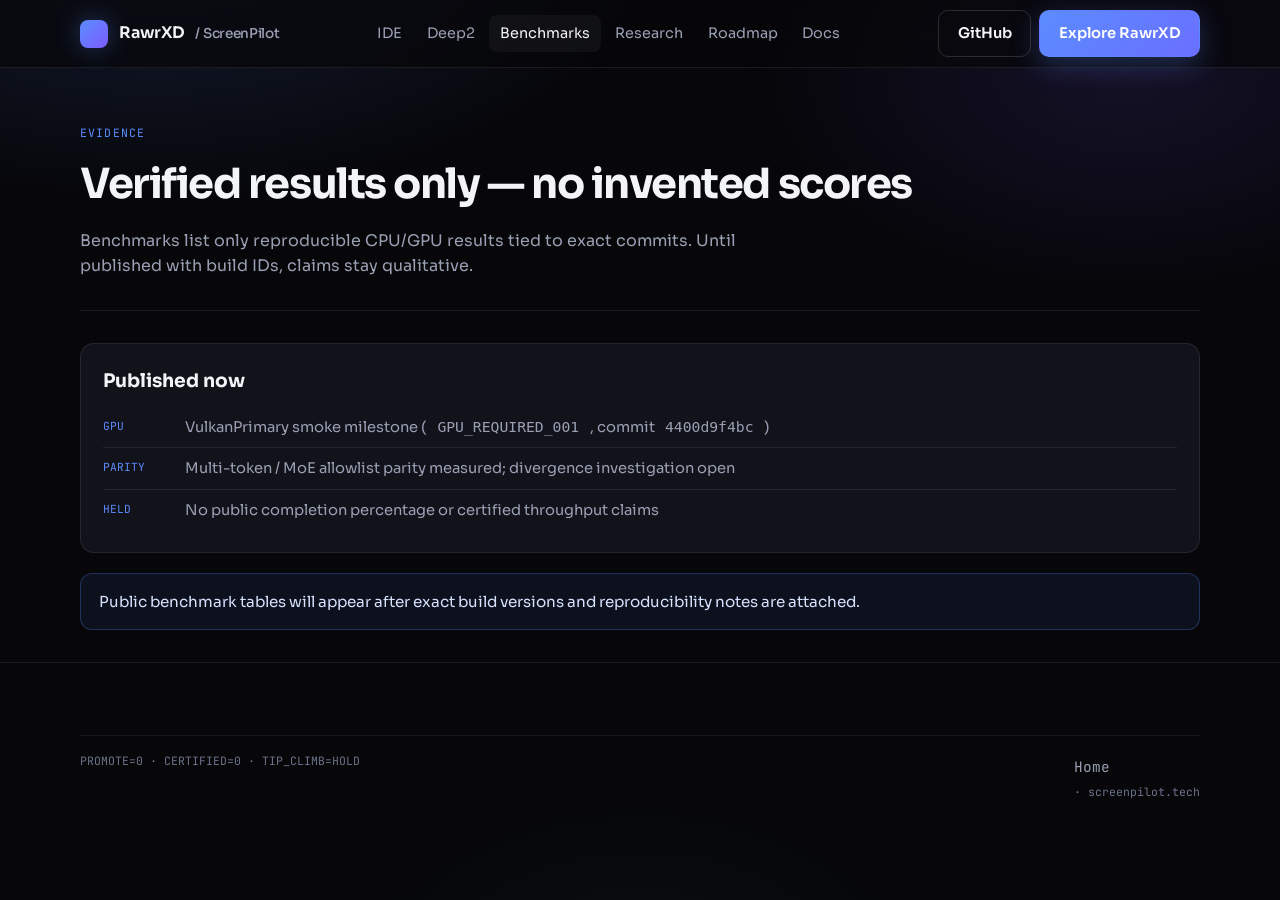
<file: pages/benchmarks.html>
<!DOCTYPE html>
<html lang="en">
<head>
  <meta charset="UTF-8">
  <meta name="viewport" content="width=device-width, initial-scale=1.0">
  <title>Benchmarks — RawrXD</title>
  <meta name="description" content="Verified CPU/GPU results and reproducibility notes — no invented scores.">
  <link rel="preconnect" href="https://fonts.googleapis.com">
  <link rel="preconnect" href="https://fonts.gstatic.com" crossorigin>
  <link href="https://fonts.googleapis.com/css2?family=JetBrains+Mono:wght@400;600&family=Sora:wght@400;500;600;700&display=swap" rel="stylesheet">
  <link rel="stylesheet" href="/css/site.css">
</head>
<body>
  <div class="bg-glow" aria-hidden="true"></div>
  <header class="nav">
    <div class="wrap nav-inner">
      <a class="brand" href="/"><span class="brand-mark" aria-hidden="true"></span>RawrXD <span>/ ScreenPilot</span></a>
      <nav class="nav-links" aria-label="Primary">
        <a href="/pages/ide.html">IDE</a>
        <a href="/pages/deep2.html">Deep2</a>
        <a href="/pages/benchmarks.html" aria-current="page">Benchmarks</a>
        <a href="/pages/research.html">Research</a>
        <a href="/pages/roadmap.html">Roadmap</a>
        <a href="/pages/docs.html">Docs</a>
      </nav>
      <div class="nav-cta">
        <a class="btn btn-ghost" href="https://github.com/ItsMehRAWRXD" rel="noopener noreferrer">GitHub</a>
        <a class="btn btn-primary" href="/gui/ide_chatbot_standalone.html">Explore RawrXD</a>
        <button class="nav-toggle" type="button" aria-expanded="false" aria-label="Open menu">Menu</button>
      </div>
    </div>
  </header>
  <main class="wrap">
    <header class="page-hero reveal">
      <div class="kicker">Evidence</div>
      <h1>Verified results only — no invented scores</h1>
      <p>Benchmarks list only reproducible CPU/GPU results tied to exact commits. Until published with build IDs, claims stay qualitative.</p>
    </header>
    <div class="panel reveal">
      <h3>Published now</h3>
      <ul class="list">
        <li><span class="mark">GPU</span> VulkanPrimary smoke milestone (<code>GPU_REQUIRED_001</code>, commit <code>4400d9f4bc</code>)</li>
        <li><span class="mark">PARITY</span> Multi-token / MoE allowlist parity measured; divergence investigation open</li>
        <li><span class="mark">HELD</span> No public completion percentage or certified throughput claims</li>
      </ul>
    </div>
    <div class="banner reveal">Public benchmark tables will appear after exact build versions and reproducibility notes are attached.</div>
  </main>
  <footer class="footer"><div class="wrap footer-bottom"><span>PROMOTE=0 · CERTIFIED=0 · TIP_CLIMB=HOLD</span><span><a href="/">Home</a> · screenpilot.tech</span></div></footer>
  <script src="/js/site.js"></script>
</body>
</html>
</file>
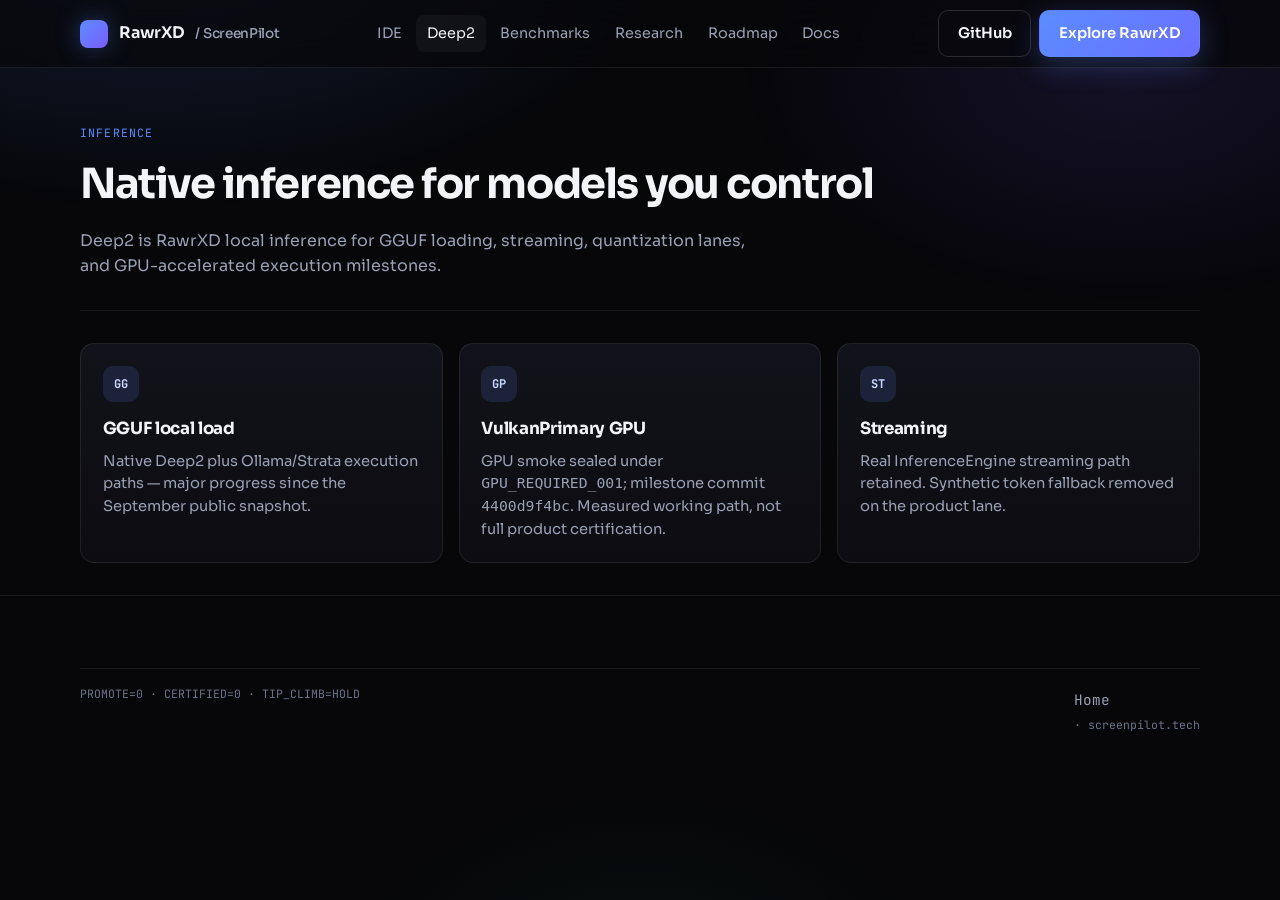
<file: pages/deep2.html>
<!DOCTYPE html>
<html lang="en">
<head>
  <meta charset="UTF-8">
  <meta name="viewport" content="width=device-width, initial-scale=1.0">
  <title>Deep2 Engine — RawrXD</title>
  <meta name="description" content="Native GGUF inference, streaming, quantization, and GPU-accelerated execution milestones.">
  <link rel="preconnect" href="https://fonts.googleapis.com">
  <link rel="preconnect" href="https://fonts.gstatic.com" crossorigin>
  <link href="https://fonts.googleapis.com/css2?family=JetBrains+Mono:wght@400;600&family=Sora:wght@400;500;600;700&display=swap" rel="stylesheet">
  <link rel="stylesheet" href="/css/site.css">
</head>
<body>
  <div class="bg-glow" aria-hidden="true"></div>
  <header class="nav">
    <div class="wrap nav-inner">
      <a class="brand" href="/"><span class="brand-mark" aria-hidden="true"></span>RawrXD <span>/ ScreenPilot</span></a>
      <nav class="nav-links" aria-label="Primary">
        <a href="/pages/ide.html">IDE</a>
        <a href="/pages/deep2.html" aria-current="page">Deep2</a>
        <a href="/pages/benchmarks.html">Benchmarks</a>
        <a href="/pages/research.html">Research</a>
        <a href="/pages/roadmap.html">Roadmap</a>
        <a href="/pages/docs.html">Docs</a>
      </nav>
      <div class="nav-cta">
        <a class="btn btn-ghost" href="https://github.com/ItsMehRAWRXD" rel="noopener noreferrer">GitHub</a>
        <a class="btn btn-primary" href="/gui/ide_chatbot_standalone.html">Explore RawrXD</a>
        <button class="nav-toggle" type="button" aria-expanded="false" aria-label="Open menu">Menu</button>
      </div>
    </div>
  </header>
  <main class="wrap">
    <header class="page-hero reveal">
      <div class="kicker">Inference</div>
      <h1>Native inference for models you control</h1>
      <p>Deep2 is RawrXD local inference for GGUF loading, streaming, quantization lanes, and GPU-accelerated execution milestones.</p>
    </header>
    <div class="feature-grid">
      <article class="feature reveal"><div class="icon">GG</div><h3>GGUF local load</h3><p>Native Deep2 plus Ollama/Strata execution paths — major progress since the September public snapshot.</p></article>
      <article class="feature reveal"><div class="icon">GP</div><h3>VulkanPrimary GPU</h3><p>GPU smoke sealed under <code>GPU_REQUIRED_001</code>; milestone commit <code>4400d9f4bc</code>. Measured working path, not full product certification.</p></article>
      <article class="feature reveal"><div class="icon">ST</div><h3>Streaming</h3><p>Real InferenceEngine streaming path retained. Synthetic token fallback removed on the product lane.</p></article>
    </div>
  </main>
  <footer class="footer"><div class="wrap footer-bottom"><span>PROMOTE=0 · CERTIFIED=0 · TIP_CLIMB=HOLD</span><span><a href="/">Home</a> · screenpilot.tech</span></div></footer>
  <script src="/js/site.js"></script>
</body>
</html>
</file>
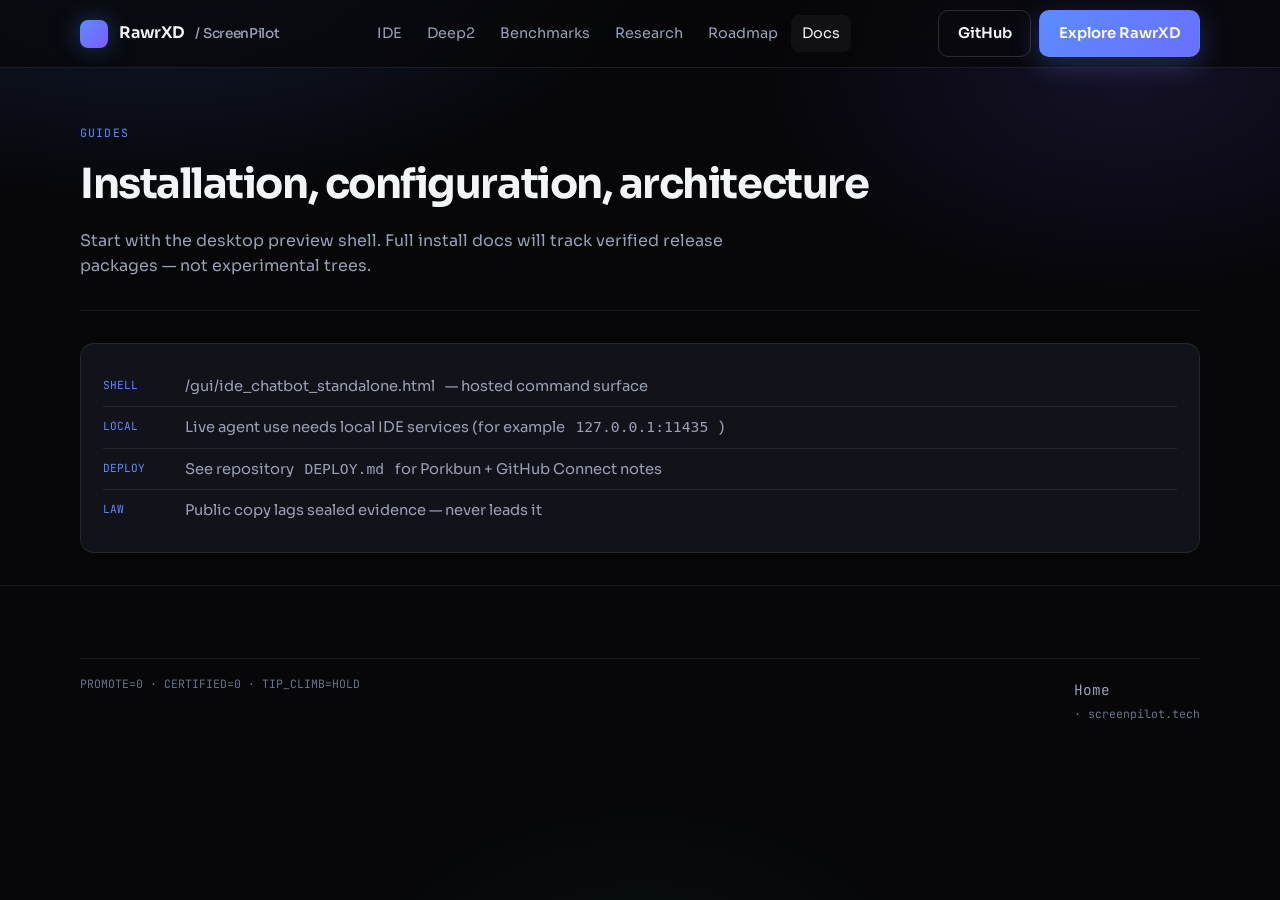
<file: pages/docs.html>
<!DOCTYPE html>
<html lang="en">
<head>
  <meta charset="UTF-8">
  <meta name="viewport" content="width=device-width, initial-scale=1.0">
  <title>Documentation — RawrXD</title>
  <meta name="description" content="Installation, configuration, and architecture notes for RawrXD ScreenPilot.">
  <link rel="preconnect" href="https://fonts.googleapis.com">
  <link rel="preconnect" href="https://fonts.gstatic.com" crossorigin>
  <link href="https://fonts.googleapis.com/css2?family=JetBrains+Mono:wght@400;600&family=Sora:wght@400;500;600;700&display=swap" rel="stylesheet">
  <link rel="stylesheet" href="/css/site.css">
</head>
<body>
  <div class="bg-glow" aria-hidden="true"></div>
  <header class="nav">
    <div class="wrap nav-inner">
      <a class="brand" href="/"><span class="brand-mark" aria-hidden="true"></span>RawrXD <span>/ ScreenPilot</span></a>
      <nav class="nav-links" aria-label="Primary">
        <a href="/pages/ide.html">IDE</a>
        <a href="/pages/deep2.html">Deep2</a>
        <a href="/pages/benchmarks.html">Benchmarks</a>
        <a href="/pages/research.html">Research</a>
        <a href="/pages/roadmap.html">Roadmap</a>
        <a href="/pages/docs.html" aria-current="page">Docs</a>
      </nav>
      <div class="nav-cta">
        <a class="btn btn-ghost" href="https://github.com/ItsMehRAWRXD" rel="noopener noreferrer">GitHub</a>
        <a class="btn btn-primary" href="/gui/ide_chatbot_standalone.html">Explore RawrXD</a>
        <button class="nav-toggle" type="button" aria-expanded="false" aria-label="Open menu">Menu</button>
      </div>
    </div>
  </header>
  <main class="wrap">
    <header class="page-hero reveal">
      <div class="kicker">Guides</div>
      <h1>Installation, configuration, architecture</h1>
      <p>Start with the desktop preview shell. Full install docs will track verified release packages — not experimental trees.</p>
    </header>
    <div class="panel reveal">
      <ul class="list">
        <li><span class="mark">SHELL</span> <a href="/gui/ide_chatbot_standalone.html">/gui/ide_chatbot_standalone.html</a> — hosted command surface</li>
        <li><span class="mark">LOCAL</span> Live agent use needs local IDE services (for example <code>127.0.0.1:11435</code>)</li>
        <li><span class="mark">DEPLOY</span> See repository <code>DEPLOY.md</code> for Porkbun + GitHub Connect notes</li>
        <li><span class="mark">LAW</span> Public copy lags sealed evidence — never leads it</li>
      </ul>
    </div>
  </main>
  <footer class="footer"><div class="wrap footer-bottom"><span>PROMOTE=0 · CERTIFIED=0 · TIP_CLIMB=HOLD</span><span><a href="/">Home</a> · screenpilot.tech</span></div></footer>
  <script src="/js/site.js"></script>
</body>
</html>
</file>
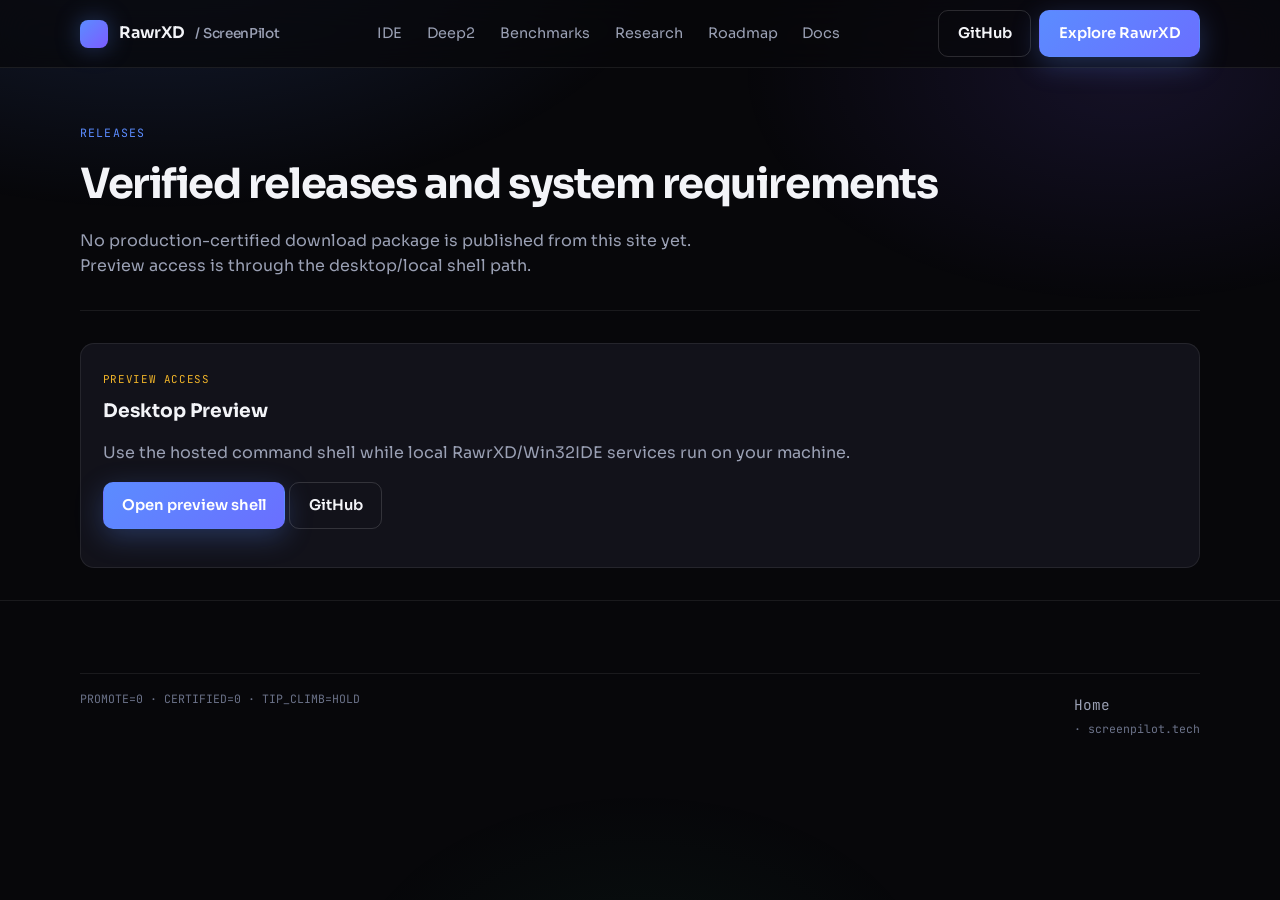
<file: pages/downloads.html>
<!DOCTYPE html>
<html lang="en">
<head>
  <meta charset="UTF-8">
  <meta name="viewport" content="width=device-width, initial-scale=1.0">
  <title>Downloads — RawrXD</title>
  <meta name="description" content="Verified releases and system requirements for RawrXD Desktop Preview.">
  <link rel="preconnect" href="https://fonts.googleapis.com">
  <link rel="preconnect" href="https://fonts.gstatic.com" crossorigin>
  <link href="https://fonts.googleapis.com/css2?family=JetBrains+Mono:wght@400;600&family=Sora:wght@400;500;600;700&display=swap" rel="stylesheet">
  <link rel="stylesheet" href="/css/site.css">
</head>
<body>
  <div class="bg-glow" aria-hidden="true"></div>
  <header class="nav">
    <div class="wrap nav-inner">
      <a class="brand" href="/"><span class="brand-mark" aria-hidden="true"></span>RawrXD <span>/ ScreenPilot</span></a>
      <nav class="nav-links" aria-label="Primary">
        <a href="/pages/ide.html">IDE</a>
        <a href="/pages/deep2.html">Deep2</a>
        <a href="/pages/benchmarks.html">Benchmarks</a>
        <a href="/pages/research.html">Research</a>
        <a href="/pages/roadmap.html">Roadmap</a>
        <a href="/pages/docs.html">Docs</a>
      </nav>
      <div class="nav-cta">
        <a class="btn btn-ghost" href="https://github.com/ItsMehRAWRXD" rel="noopener noreferrer">GitHub</a>
        <a class="btn btn-primary" href="/gui/ide_chatbot_standalone.html">Explore RawrXD</a>
        <button class="nav-toggle" type="button" aria-expanded="false" aria-label="Open menu">Menu</button>
      </div>
    </div>
  </header>
  <main class="wrap">
    <header class="page-hero reveal">
      <div class="kicker">Releases</div>
      <h1>Verified releases and system requirements</h1>
      <p>No production-certified download package is published from this site yet. Preview access is through the desktop/local shell path.</p>
    </header>
    <div class="panel reveal">
      <div class="proposed">Preview access</div>
      <h3>Desktop Preview</h3>
      <p style="color:var(--muted)">Use the hosted command shell while local RawrXD/Win32IDE services run on your machine.</p>
      <p style="margin-top:1rem">
        <a class="btn btn-primary" href="/gui/ide_chatbot_standalone.html">Open preview shell</a>
        <a class="btn btn-ghost" href="https://github.com/ItsMehRAWRXD" rel="noopener noreferrer">GitHub</a>
      </p>
    </div>
  </main>
  <footer class="footer"><div class="wrap footer-bottom"><span>PROMOTE=0 · CERTIFIED=0 · TIP_CLIMB=HOLD</span><span><a href="/">Home</a> · screenpilot.tech</span></div></footer>
  <script src="/js/site.js"></script>
</body>
</html>
</file>
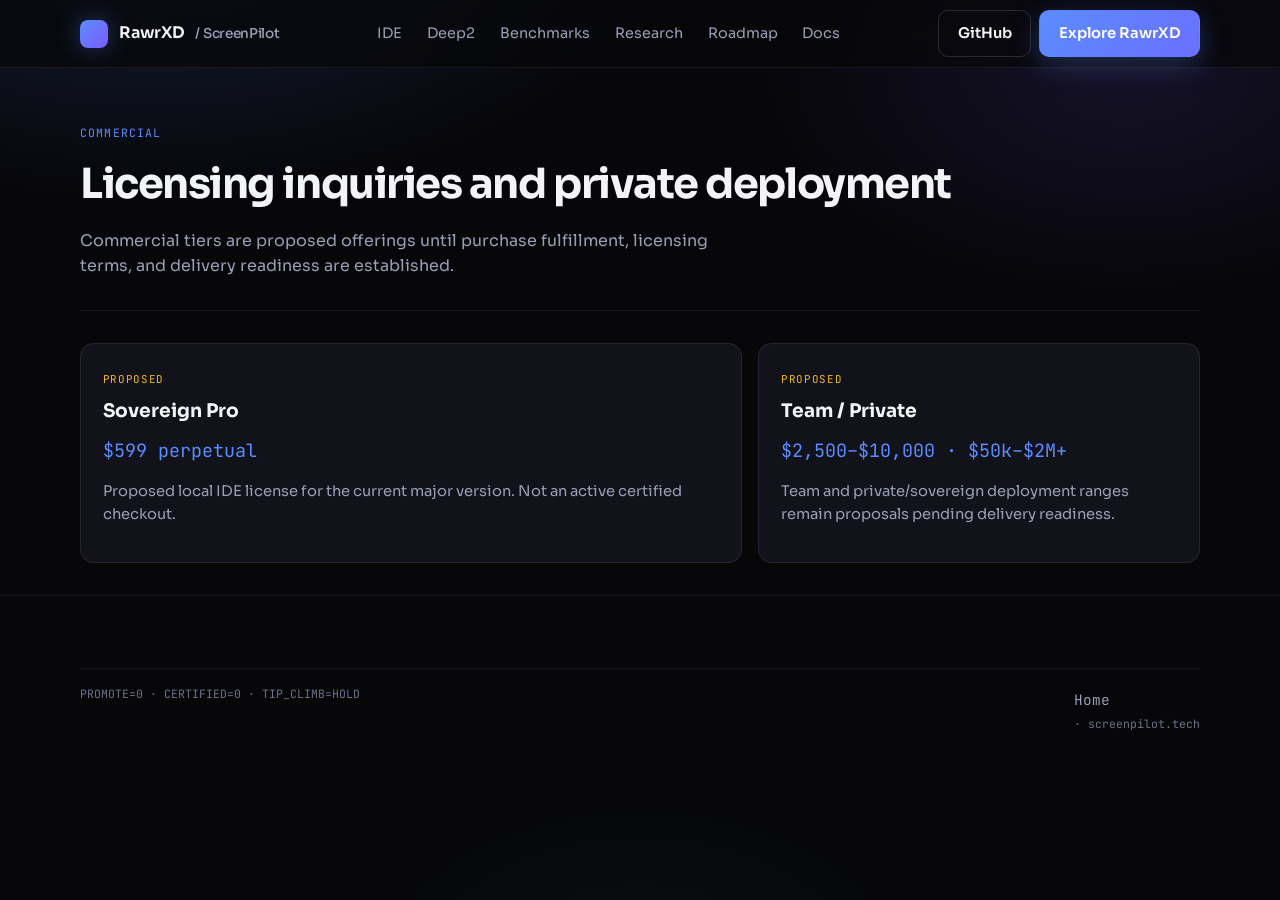
<file: pages/enterprise.html>
<!DOCTYPE html>
<html lang="en">
<head>
  <meta charset="UTF-8">
  <meta name="viewport" content="width=device-width, initial-scale=1.0">
  <title>Enterprise — RawrXD</title>
  <meta name="description" content="Proposed licensing and private deployment offerings for RawrXD.">
  <link rel="preconnect" href="https://fonts.googleapis.com">
  <link rel="preconnect" href="https://fonts.gstatic.com" crossorigin>
  <link href="https://fonts.googleapis.com/css2?family=JetBrains+Mono:wght@400;600&family=Sora:wght@400;500;600;700&display=swap" rel="stylesheet">
  <link rel="stylesheet" href="/css/site.css">
</head>
<body>
  <div class="bg-glow" aria-hidden="true"></div>
  <header class="nav">
    <div class="wrap nav-inner">
      <a class="brand" href="/"><span class="brand-mark" aria-hidden="true"></span>RawrXD <span>/ ScreenPilot</span></a>
      <nav class="nav-links" aria-label="Primary">
        <a href="/pages/ide.html">IDE</a>
        <a href="/pages/deep2.html">Deep2</a>
        <a href="/pages/benchmarks.html">Benchmarks</a>
        <a href="/pages/research.html">Research</a>
        <a href="/pages/roadmap.html">Roadmap</a>
        <a href="/pages/docs.html">Docs</a>
      </nav>
      <div class="nav-cta">
        <a class="btn btn-ghost" href="https://github.com/ItsMehRAWRXD" rel="noopener noreferrer">GitHub</a>
        <a class="btn btn-primary" href="/gui/ide_chatbot_standalone.html">Explore RawrXD</a>
        <button class="nav-toggle" type="button" aria-expanded="false" aria-label="Open menu">Menu</button>
      </div>
    </div>
  </header>
  <main class="wrap">
    <header class="page-hero reveal">
      <div class="kicker">Commercial</div>
      <h1>Licensing inquiries and private deployment</h1>
      <p>Commercial tiers are proposed offerings until purchase fulfillment, licensing terms, and delivery readiness are established.</p>
    </header>
    <div class="split">
      <div class="panel reveal">
        <div class="proposed">Proposed</div>
        <h3>Sovereign Pro</h3>
        <div class="price-tag">$599 perpetual</div>
        <p style="color:var(--muted);font-size:0.92rem">Proposed local IDE license for the current major version. Not an active certified checkout.</p>
      </div>
      <div class="panel reveal">
        <div class="proposed">Proposed</div>
        <h3>Team / Private</h3>
        <div class="price-tag">$2,500–$10,000 · $50k–$2M+</div>
        <p style="color:var(--muted);font-size:0.92rem">Team and private/sovereign deployment ranges remain proposals pending delivery readiness.</p>
      </div>
    </div>
  </main>
  <footer class="footer"><div class="wrap footer-bottom"><span>PROMOTE=0 · CERTIFIED=0 · TIP_CLIMB=HOLD</span><span><a href="/">Home</a> · screenpilot.tech</span></div></footer>
  <script src="/js/site.js"></script>
</body>
</html>
</file>
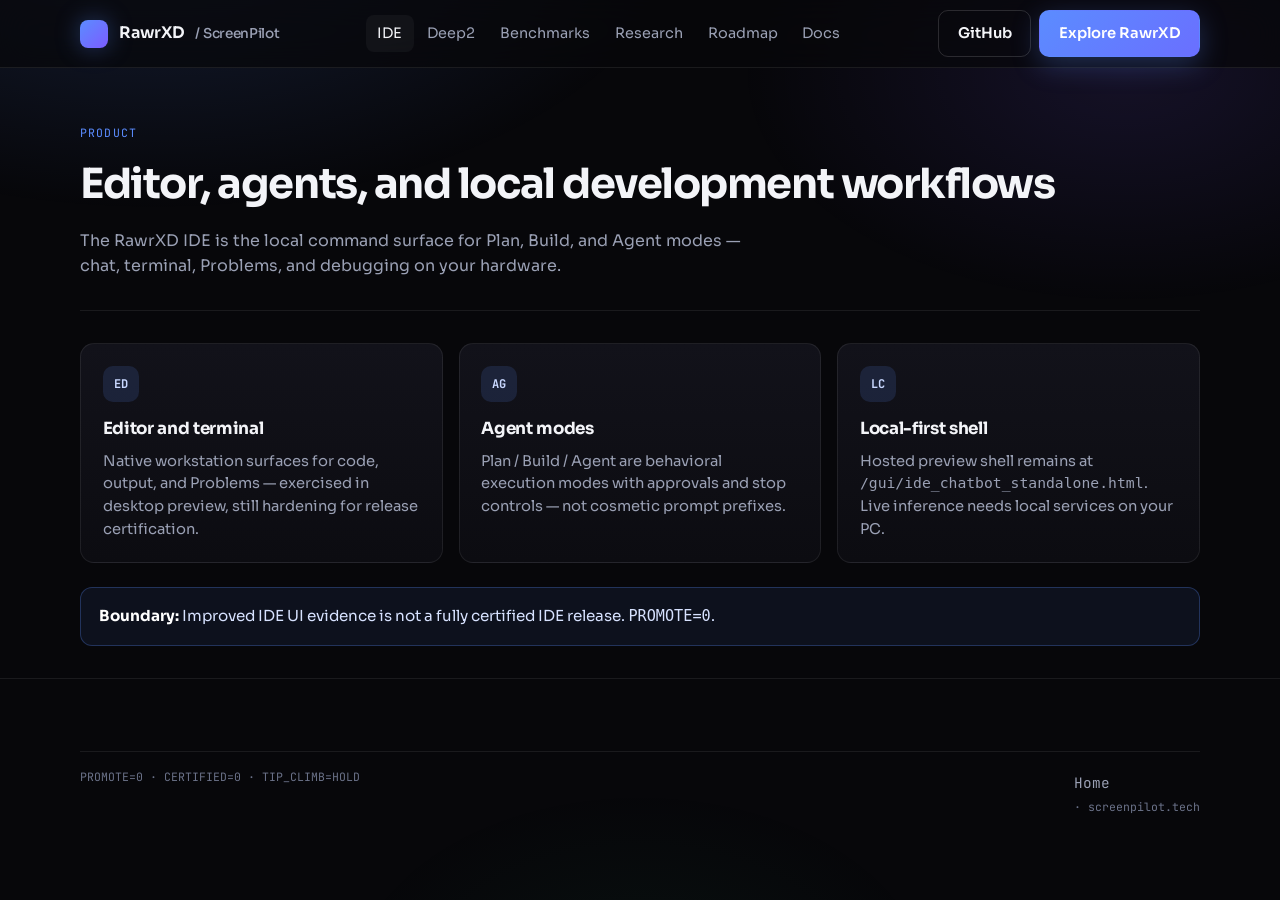
<file: pages/ide.html>
<!DOCTYPE html>
<html lang="en">
<head>
  <meta charset="UTF-8">
  <meta name="viewport" content="width=device-width, initial-scale=1.0">
  <title>RawrXD IDE — RawrXD</title>
  <meta name="description" content="Editor, agents, and local development workflows for Plan, Build, and Agent modes.">
  <link rel="preconnect" href="https://fonts.googleapis.com">
  <link rel="preconnect" href="https://fonts.gstatic.com" crossorigin>
  <link href="https://fonts.googleapis.com/css2?family=JetBrains+Mono:wght@400;600&family=Sora:wght@400;500;600;700&display=swap" rel="stylesheet">
  <link rel="stylesheet" href="/css/site.css">
</head>
<body>
  <div class="bg-glow" aria-hidden="true"></div>
  <header class="nav">
    <div class="wrap nav-inner">
      <a class="brand" href="/"><span class="brand-mark" aria-hidden="true"></span>RawrXD <span>/ ScreenPilot</span></a>
      <nav class="nav-links" aria-label="Primary">
        <a href="/pages/ide.html" aria-current="page">IDE</a>
        <a href="/pages/deep2.html">Deep2</a>
        <a href="/pages/benchmarks.html">Benchmarks</a>
        <a href="/pages/research.html">Research</a>
        <a href="/pages/roadmap.html">Roadmap</a>
        <a href="/pages/docs.html">Docs</a>
      </nav>
      <div class="nav-cta">
        <a class="btn btn-ghost" href="https://github.com/ItsMehRAWRXD" rel="noopener noreferrer">GitHub</a>
        <a class="btn btn-primary" href="/gui/ide_chatbot_standalone.html">Explore RawrXD</a>
        <button class="nav-toggle" type="button" aria-expanded="false" aria-label="Open menu">Menu</button>
      </div>
    </div>
  </header>
  <main class="wrap">
    <header class="page-hero reveal">
      <div class="kicker">Product</div>
      <h1>Editor, agents, and local development workflows</h1>
      <p>The RawrXD IDE is the local command surface for Plan, Build, and Agent modes — chat, terminal, Problems, and debugging on your hardware.</p>
    </header>
    <div class="feature-grid">
      <article class="feature reveal"><div class="icon">ED</div><h3>Editor and terminal</h3><p>Native workstation surfaces for code, output, and Problems — exercised in desktop preview, still hardening for release certification.</p></article>
      <article class="feature reveal"><div class="icon">AG</div><h3>Agent modes</h3><p>Plan / Build / Agent are behavioral execution modes with approvals and stop controls — not cosmetic prompt prefixes.</p></article>
      <article class="feature reveal"><div class="icon">LC</div><h3>Local-first shell</h3><p>Hosted preview shell remains at <code>/gui/ide_chatbot_standalone.html</code>. Live inference needs local services on your PC.</p></article>
    </div>
    <div class="banner reveal" style="margin-top:1.5rem"><strong>Boundary:</strong> Improved IDE UI evidence is not a fully certified IDE release. <code>PROMOTE=0</code>.</div>
  </main>
  <footer class="footer"><div class="wrap footer-bottom"><span>PROMOTE=0 · CERTIFIED=0 · TIP_CLIMB=HOLD</span><span><a href="/">Home</a> · screenpilot.tech</span></div></footer>
  <script src="/js/site.js"></script>
</body>
</html>
</file>
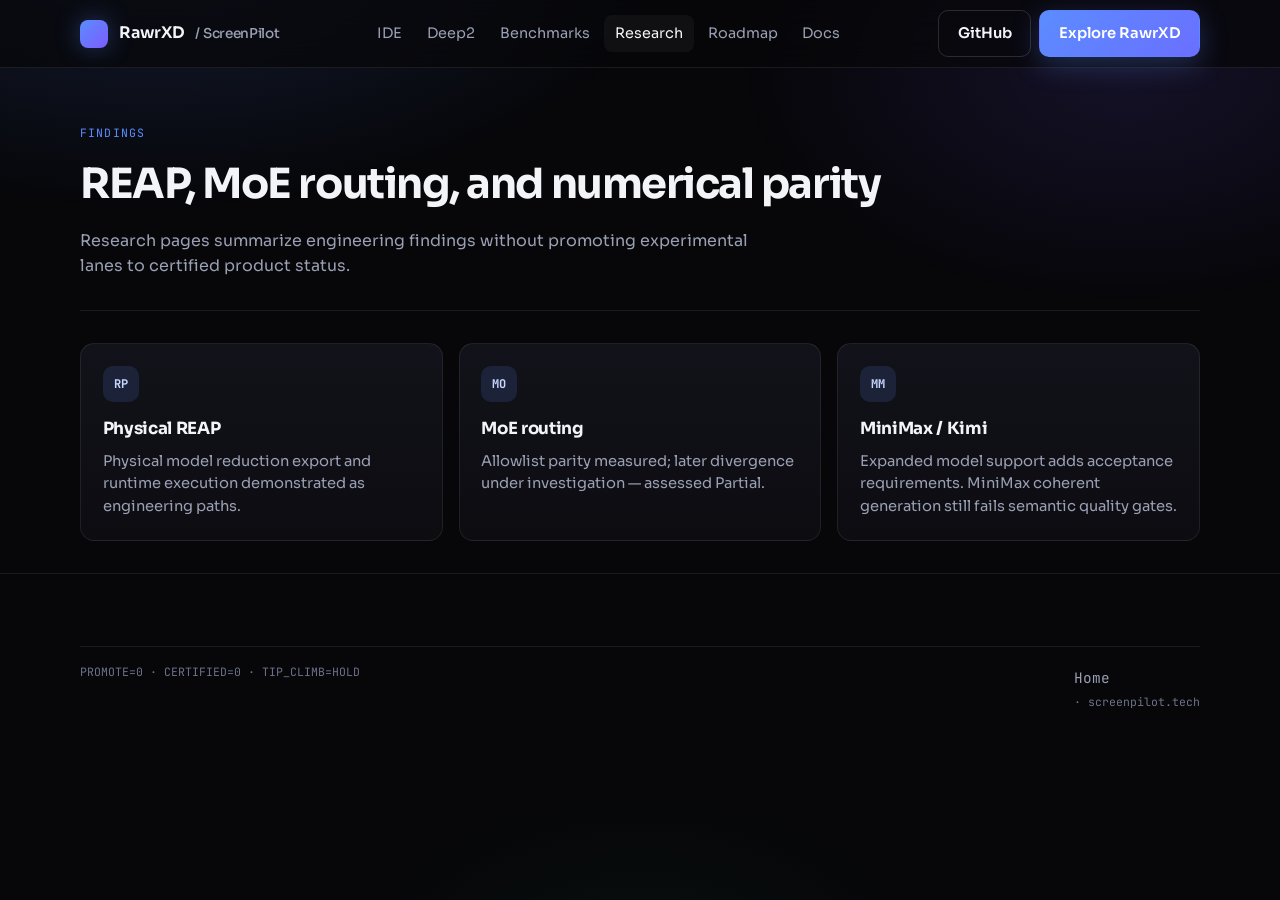
<file: pages/research.html>
<!DOCTYPE html>
<html lang="en">
<head>
  <meta charset="UTF-8">
  <meta name="viewport" content="width=device-width, initial-scale=1.0">
  <title>Research — RawrXD</title>
  <meta name="description" content="REAP, MoE routing, and numerical parity findings.">
  <link rel="preconnect" href="https://fonts.googleapis.com">
  <link rel="preconnect" href="https://fonts.gstatic.com" crossorigin>
  <link href="https://fonts.googleapis.com/css2?family=JetBrains+Mono:wght@400;600&family=Sora:wght@400;500;600;700&display=swap" rel="stylesheet">
  <link rel="stylesheet" href="/css/site.css">
</head>
<body>
  <div class="bg-glow" aria-hidden="true"></div>
  <header class="nav">
    <div class="wrap nav-inner">
      <a class="brand" href="/"><span class="brand-mark" aria-hidden="true"></span>RawrXD <span>/ ScreenPilot</span></a>
      <nav class="nav-links" aria-label="Primary">
        <a href="/pages/ide.html">IDE</a>
        <a href="/pages/deep2.html">Deep2</a>
        <a href="/pages/benchmarks.html">Benchmarks</a>
        <a href="/pages/research.html" aria-current="page">Research</a>
        <a href="/pages/roadmap.html">Roadmap</a>
        <a href="/pages/docs.html">Docs</a>
      </nav>
      <div class="nav-cta">
        <a class="btn btn-ghost" href="https://github.com/ItsMehRAWRXD" rel="noopener noreferrer">GitHub</a>
        <a class="btn btn-primary" href="/gui/ide_chatbot_standalone.html">Explore RawrXD</a>
        <button class="nav-toggle" type="button" aria-expanded="false" aria-label="Open menu">Menu</button>
      </div>
    </div>
  </header>
  <main class="wrap">
    <header class="page-hero reveal">
      <div class="kicker">Findings</div>
      <h1>REAP, MoE routing, and numerical parity</h1>
      <p>Research pages summarize engineering findings without promoting experimental lanes to certified product status.</p>
    </header>
    <div class="feature-grid">
      <article class="feature reveal"><div class="icon">RP</div><h3>Physical REAP</h3><p>Physical model reduction export and runtime execution demonstrated as engineering paths.</p></article>
      <article class="feature reveal"><div class="icon">MO</div><h3>MoE routing</h3><p>Allowlist parity measured; later divergence under investigation — assessed Partial.</p></article>
      <article class="feature reveal"><div class="icon">MM</div><h3>MiniMax / Kimi</h3><p>Expanded model support adds acceptance requirements. MiniMax coherent generation still fails semantic quality gates.</p></article>
    </div>
  </main>
  <footer class="footer"><div class="wrap footer-bottom"><span>PROMOTE=0 · CERTIFIED=0 · TIP_CLIMB=HOLD</span><span><a href="/">Home</a> · screenpilot.tech</span></div></footer>
  <script src="/js/site.js"></script>
</body>
</html>
</file>
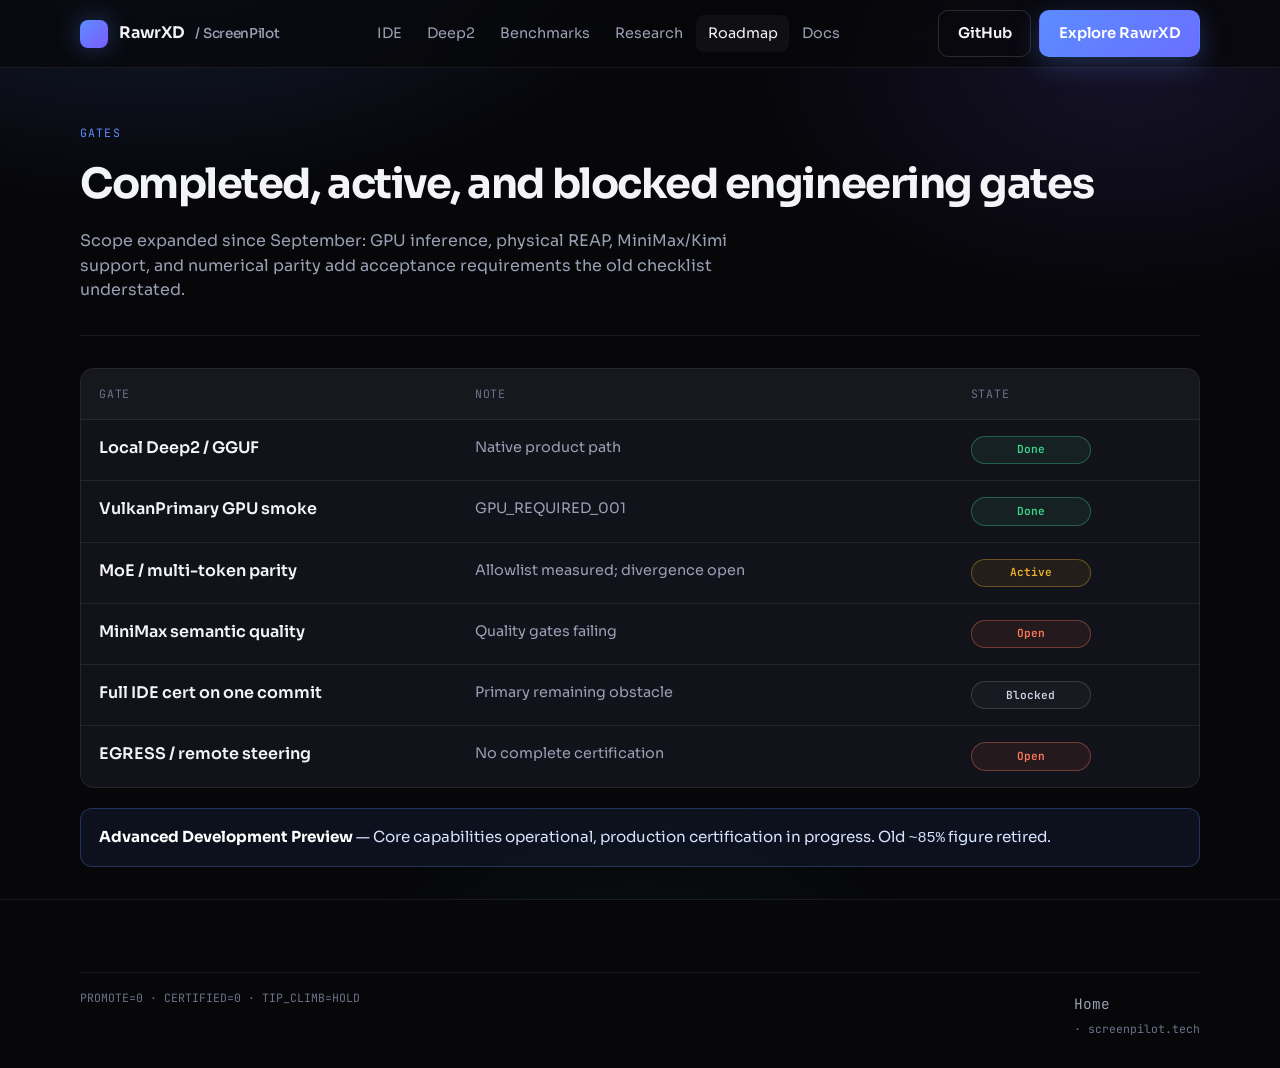
<file: pages/roadmap.html>
<!DOCTYPE html>
<html lang="en">
<head>
  <meta charset="UTF-8">
  <meta name="viewport" content="width=device-width, initial-scale=1.0">
  <title>Roadmap — RawrXD</title>
  <meta name="description" content="Completed, active, and blocked engineering gates for RawrXD.">
  <link rel="preconnect" href="https://fonts.googleapis.com">
  <link rel="preconnect" href="https://fonts.gstatic.com" crossorigin>
  <link href="https://fonts.googleapis.com/css2?family=JetBrains+Mono:wght@400;600&family=Sora:wght@400;500;600;700&display=swap" rel="stylesheet">
  <link rel="stylesheet" href="/css/site.css">
</head>
<body>
  <div class="bg-glow" aria-hidden="true"></div>
  <header class="nav">
    <div class="wrap nav-inner">
      <a class="brand" href="/"><span class="brand-mark" aria-hidden="true"></span>RawrXD <span>/ ScreenPilot</span></a>
      <nav class="nav-links" aria-label="Primary">
        <a href="/pages/ide.html">IDE</a>
        <a href="/pages/deep2.html">Deep2</a>
        <a href="/pages/benchmarks.html">Benchmarks</a>
        <a href="/pages/research.html">Research</a>
        <a href="/pages/roadmap.html" aria-current="page">Roadmap</a>
        <a href="/pages/docs.html">Docs</a>
      </nav>
      <div class="nav-cta">
        <a class="btn btn-ghost" href="https://github.com/ItsMehRAWRXD" rel="noopener noreferrer">GitHub</a>
        <a class="btn btn-primary" href="/gui/ide_chatbot_standalone.html">Explore RawrXD</a>
        <button class="nav-toggle" type="button" aria-expanded="false" aria-label="Open menu">Menu</button>
      </div>
    </div>
  </header>
  <main class="wrap">
    <header class="page-hero reveal">
      <div class="kicker">Gates</div>
      <h1>Completed, active, and blocked engineering gates</h1>
      <p>Scope expanded since September: GPU inference, physical REAP, MiniMax/Kimi support, and numerical parity add acceptance requirements the old checklist understated.</p>
    </header>
    <div class="status-board reveal">
      <div class="status-row head"><div>Gate</div><div>Note</div><div>State</div></div>
      <div class="status-row"><div class="title">Local Deep2 / GGUF</div><div class="meta">Native product path</div><div><span class="pill major">Done</span></div></div>
      <div class="status-row"><div class="title">VulkanPrimary GPU smoke</div><div class="meta">GPU_REQUIRED_001</div><div><span class="pill major">Done</span></div></div>
      <div class="status-row"><div class="title">MoE / multi-token parity</div><div class="meta">Allowlist measured; divergence open</div><div><span class="pill partial">Active</span></div></div>
      <div class="status-row"><div class="title">MiniMax semantic quality</div><div class="meta">Quality gates failing</div><div><span class="pill open">Open</span></div></div>
      <div class="status-row"><div class="title">Full IDE cert on one commit</div><div class="meta">Primary remaining obstacle</div><div><span class="pill held">Blocked</span></div></div>
      <div class="status-row"><div class="title">EGRESS / remote steering</div><div class="meta">No complete certification</div><div><span class="pill open">Open</span></div></div>
    </div>
    <div class="banner reveal"><strong>Advanced Development Preview</strong> — Core capabilities operational, production certification in progress. Old <code>~85%</code> figure retired.</div>
  </main>
  <footer class="footer"><div class="wrap footer-bottom"><span>PROMOTE=0 · CERTIFIED=0 · TIP_CLIMB=HOLD</span><span><a href="/">Home</a> · screenpilot.tech</span></div></footer>
  <script src="/js/site.js"></script>
</body>
</html>
</file>
<file: css/site.css>
:root {
  --bg: #07070a;
  --bg-elev: #0c0c11;
  --surface: #12121a;
  --surface-2: #171722;
  --border: rgba(255, 255, 255, 0.08);
  --border-strong: rgba(255, 255, 255, 0.14);
  --text: #f3f4f8;
  --muted: #9aa0b4;
  --faint: #6b7289;
  --accent: #5b8cff;
  --accent-2: #7c5cff;
  --accent-soft: rgba(91, 140, 255, 0.14);
  --ok: #3dd68c;
  --warn: #f0b429;
  --held: #ff7a59;
  --mono: "JetBrains Mono", ui-monospace, monospace;
  --sans: "Sora", "Segoe UI", sans-serif;
  --display: "Sora", "Segoe UI", sans-serif;
  --radius: 14px;
  --max: 1120px;
  --nav-h: 68px;
}

*, *::before, *::after { box-sizing: border-box; }
html { scroll-behavior: smooth; }
body {
  margin: 0;
  background: var(--bg);
  color: var(--text);
  font-family: var(--sans);
  font-size: 16px;
  line-height: 1.55;
  -webkit-font-smoothing: antialiased;
  text-rendering: optimizeLegibility;
}
img { max-width: 100%; display: block; }
a { color: inherit; text-decoration: none; }
button { font: inherit; }

.bg-glow {
  position: fixed;
  inset: 0;
  pointer-events: none;
  z-index: -1;
  background:
    radial-gradient(900px 500px at 12% -10%, rgba(91, 140, 255, 0.18), transparent 60%),
    radial-gradient(700px 420px at 88% 8%, rgba(124, 92, 255, 0.12), transparent 55%),
    radial-gradient(600px 400px at 50% 110%, rgba(61, 214, 140, 0.05), transparent 50%);
}

.wrap {
  width: min(var(--max), calc(100% - 2.5rem));
  margin-inline: auto;
}

/* Nav */
.nav {
  position: sticky;
  top: 0;
  z-index: 40;
  height: var(--nav-h);
  backdrop-filter: blur(16px);
  background: rgba(7, 7, 10, 0.72);
  border-bottom: 1px solid var(--border);
}
.nav-inner {
  height: 100%;
  display: flex;
  align-items: center;
  justify-content: space-between;
  gap: 1rem;
}
.brand {
  display: flex;
  align-items: center;
  gap: 0.7rem;
  font-weight: 650;
  letter-spacing: -0.02em;
}
.brand-mark {
  width: 28px;
  height: 28px;
  border-radius: 8px;
  background:
    linear-gradient(135deg, var(--accent), var(--accent-2));
  box-shadow: 0 0 24px rgba(91, 140, 255, 0.35);
}
.brand span { color: var(--muted); font-weight: 500; font-size: 0.85rem; }
.nav-links {
  display: flex;
  align-items: center;
  gap: 0.15rem;
}
.nav-links a {
  color: var(--muted);
  font-size: 0.9rem;
  padding: 0.45rem 0.7rem;
  border-radius: 8px;
  transition: color 0.15s, background 0.15s;
}
.nav-links a:hover, .nav-links a[aria-current="page"] {
  color: var(--text);
  background: rgba(255, 255, 255, 0.04);
}
.nav-cta {
  display: flex;
  gap: 0.5rem;
  align-items: center;
}
.nav-toggle {
  display: none;
  background: transparent;
  border: 1px solid var(--border);
  color: var(--text);
  border-radius: 8px;
  padding: 0.4rem 0.65rem;
}

/* Buttons */
.btn {
  display: inline-flex;
  align-items: center;
  justify-content: center;
  gap: 0.45rem;
  border-radius: 10px;
  padding: 0.72rem 1.15rem;
  font-weight: 600;
  font-size: 0.92rem;
  border: 1px solid transparent;
  transition: transform 0.15s, background 0.15s, border-color 0.15s, box-shadow 0.15s;
}
.btn:hover { transform: translateY(-1px); }
.btn-primary {
  background: linear-gradient(135deg, var(--accent), #6a6fff);
  color: #fff;
  box-shadow: 0 8px 28px rgba(91, 140, 255, 0.28);
}
.btn-ghost {
  background: transparent;
  border-color: var(--border-strong);
  color: var(--text);
}
.btn-ghost:hover { border-color: var(--accent); color: #fff; }

/* Hero */
.hero {
  padding: 4.5rem 0 3rem;
  text-align: center;
}
.eyebrow {
  display: inline-flex;
  align-items: center;
  gap: 0.5rem;
  padding: 0.35rem 0.8rem;
  border-radius: 999px;
  border: 1px solid rgba(91, 140, 255, 0.35);
  background: var(--accent-soft);
  color: #c5d6ff;
  font-size: 0.78rem;
  font-weight: 600;
  letter-spacing: 0.02em;
  margin-bottom: 1.4rem;
}
.eyebrow .dot {
  width: 7px;
  height: 7px;
  border-radius: 50%;
  background: var(--warn);
  box-shadow: 0 0 10px var(--warn);
}
.hero h1 {
  font-family: var(--display);
  font-size: clamp(2.15rem, 5vw, 3.55rem);
  line-height: 1.08;
  letter-spacing: -0.04em;
  font-weight: 700;
  max-width: 16ch;
  margin: 0 auto 1.1rem;
}
.hero .lead {
  max-width: 44rem;
  margin: 0 auto 1.75rem;
  color: var(--muted);
  font-size: 1.08rem;
}
.hero-actions {
  display: flex;
  flex-wrap: wrap;
  gap: 0.75rem;
  justify-content: center;
  margin-bottom: 1rem;
}
.hero-note {
  color: var(--faint);
  font-size: 0.85rem;
  margin-bottom: 2.5rem;
}

/* Product frame */
.product-frame {
  position: relative;
  border: 1px solid var(--border-strong);
  border-radius: 18px;
  overflow: hidden;
  background: linear-gradient(180deg, #12131c, #0b0b10);
  box-shadow:
    0 0 0 1px rgba(255, 255, 255, 0.03) inset,
    0 30px 80px rgba(0, 0, 0, 0.55);
  text-align: left;
}
.product-frame::before {
  content: "";
  position: absolute;
  inset: 0;
  background: linear-gradient(120deg, transparent 40%, rgba(91, 140, 255, 0.08), transparent 70%);
  pointer-events: none;
  animation: sheen 8s ease-in-out infinite;
}
@keyframes sheen {
  0%, 100% { opacity: 0.35; transform: translateX(-8%); }
  50% { opacity: 0.7; transform: translateX(8%); }
}
.frame-bar {
  display: flex;
  align-items: center;
  gap: 0.5rem;
  padding: 0.75rem 1rem;
  border-bottom: 1px solid var(--border);
  background: rgba(255, 255, 255, 0.02);
  font-family: var(--mono);
  font-size: 0.72rem;
  color: var(--faint);
}
.frame-dots { display: flex; gap: 0.35rem; margin-right: 0.5rem; }
.frame-dots span {
  width: 8px; height: 8px; border-radius: 50%;
  background: #2a2a35;
}
.frame-dots span:nth-child(1) { background: #ff5f57; }
.frame-dots span:nth-child(2) { background: #febc2e; }
.frame-dots span:nth-child(3) { background: #28c840; }
.frame-grid {
  display: grid;
  grid-template-columns: 180px 1fr 210px;
  min-height: 340px;
}
.frame-side, .frame-main, .frame-right {
  padding: 1rem;
  border-right: 1px solid var(--border);
}
.frame-right { border-right: 0; }
.frame-label {
  font-family: var(--mono);
  font-size: 0.65rem;
  letter-spacing: 0.08em;
  text-transform: uppercase;
  color: var(--faint);
  margin-bottom: 0.75rem;
}
.side-item, .right-item {
  padding: 0.45rem 0.55rem;
  border-radius: 8px;
  color: var(--muted);
  font-size: 0.82rem;
  margin-bottom: 0.25rem;
}
.side-item.active {
  background: var(--accent-soft);
  color: #dbe6ff;
}
.code-line {
  font-family: var(--mono);
  font-size: 0.78rem;
  color: #a8b0c8;
  margin: 0.28rem 0;
}
.code-line .kw { color: #7c9cff; }
.code-line .fn { color: #8ce9c0; }
.code-line .cm { color: #5c6478; }
.chip {
  display: inline-flex;
  align-items: center;
  gap: 0.35rem;
  font-family: var(--mono);
  font-size: 0.68rem;
  padding: 0.28rem 0.5rem;
  border-radius: 999px;
  border: 1px solid var(--border);
  color: var(--muted);
  margin: 0.2rem 0.2rem 0 0;
}
.chip.ok { border-color: rgba(61, 214, 140, 0.35); color: var(--ok); }
.chip.warn { border-color: rgba(240, 180, 41, 0.35); color: var(--warn); }
.chip.held { border-color: rgba(255, 122, 89, 0.35); color: var(--held); }

/* Sections */
section { padding: 4.25rem 0; }
.section-head {
  max-width: 40rem;
  margin-bottom: 2rem;
}
.section-head h2 {
  font-size: clamp(1.55rem, 3vw, 2.1rem);
  letter-spacing: -0.03em;
  margin: 0 0 0.65rem;
}
.section-head p { margin: 0; color: var(--muted); }
.kicker {
  font-family: var(--mono);
  font-size: 0.72rem;
  letter-spacing: 0.1em;
  text-transform: uppercase;
  color: var(--accent);
  margin-bottom: 0.65rem;
}

.feature-grid {
  display: grid;
  grid-template-columns: repeat(3, 1fr);
  gap: 1rem;
}
.feature {
  background: linear-gradient(180deg, var(--surface), var(--bg-elev));
  border: 1px solid var(--border);
  border-radius: var(--radius);
  padding: 1.35rem;
  transition: border-color 0.2s, transform 0.2s;
}
.feature:hover {
  border-color: rgba(91, 140, 255, 0.35);
  transform: translateY(-2px);
}
.feature h3 {
  margin: 0 0 0.45rem;
  font-size: 1.05rem;
  letter-spacing: -0.02em;
}
.feature p {
  margin: 0;
  color: var(--muted);
  font-size: 0.92rem;
}
.feature .icon {
  width: 36px;
  height: 36px;
  border-radius: 10px;
  display: grid;
  place-items: center;
  margin-bottom: 0.9rem;
  background: var(--accent-soft);
  color: #c9d8ff;
  font-family: var(--mono);
  font-size: 0.75rem;
  font-weight: 700;
}

/* Status board */
.status-board {
  border: 1px solid var(--border);
  border-radius: var(--radius);
  overflow: hidden;
  background: var(--surface);
}
.status-row {
  display: grid;
  grid-template-columns: 1.2fr 1.6fr 0.7fr;
  gap: 1rem;
  padding: 1rem 1.15rem;
  border-bottom: 1px solid var(--border);
  align-items: start;
}
.status-row:last-child { border-bottom: 0; }
.status-row.head {
  background: rgba(255, 255, 255, 0.02);
  font-family: var(--mono);
  font-size: 0.72rem;
  letter-spacing: 0.06em;
  text-transform: uppercase;
  color: var(--faint);
}
.status-row .title { font-weight: 600; }
.status-row .meta { color: var(--muted); font-size: 0.9rem; }
.pill {
  display: inline-flex;
  align-items: center;
  justify-content: center;
  min-width: 7.5rem;
  padding: 0.28rem 0.55rem;
  border-radius: 999px;
  font-family: var(--mono);
  font-size: 0.7rem;
  font-weight: 600;
  border: 1px solid var(--border);
}
.pill.major { color: var(--ok); border-color: rgba(61, 214, 140, 0.35); background: rgba(61, 214, 140, 0.08); }
.pill.partial { color: var(--warn); border-color: rgba(240, 180, 41, 0.35); background: rgba(240, 180, 41, 0.08); }
.pill.open { color: var(--held); border-color: rgba(255, 122, 89, 0.35); background: rgba(255, 122, 89, 0.08); }
.pill.held { color: #d0d4e4; border-color: var(--border-strong); background: rgba(255, 255, 255, 0.03); }

.banner {
  margin-top: 1.25rem;
  padding: 1rem 1.15rem;
  border-radius: 12px;
  border: 1px solid rgba(91, 140, 255, 0.28);
  background: rgba(91, 140, 255, 0.08);
  color: #d7e2ff;
  font-size: 0.95rem;
}
.banner strong { color: #fff; }

/* Roadmap / pricing */
.split {
  display: grid;
  grid-template-columns: 1.2fr 0.8fr;
  gap: 1rem;
}
.panel {
  background: var(--surface);
  border: 1px solid var(--border);
  border-radius: var(--radius);
  padding: 1.35rem;
}
.panel h3 { margin: 0 0 0.75rem; }
.list { list-style: none; padding: 0; margin: 0; }
.list li {
  display: flex;
  gap: 0.65rem;
  padding: 0.55rem 0;
  border-bottom: 1px solid var(--border);
  color: var(--muted);
  font-size: 0.92rem;
}
.list li:last-child { border-bottom: 0; }
.list .mark {
  font-family: var(--mono);
  font-size: 0.7rem;
  color: var(--accent);
  min-width: 4.5rem;
  padding-top: 0.15rem;
}
.price-tag {
  font-family: var(--mono);
  color: var(--accent);
  font-size: 1.15rem;
  margin: 0.35rem 0 0.75rem;
}
.proposed {
  display: inline-block;
  font-family: var(--mono);
  font-size: 0.68rem;
  letter-spacing: 0.06em;
  text-transform: uppercase;
  color: var(--warn);
  margin-bottom: 0.5rem;
}

/* Page hero (inner) */
.page-hero {
  padding: 3.5rem 0 2rem;
  border-bottom: 1px solid var(--border);
  margin-bottom: 2rem;
}
.page-hero h1 {
  font-size: clamp(1.8rem, 4vw, 2.6rem);
  letter-spacing: -0.035em;
  margin: 0 0 0.75rem;
}
.page-hero p { margin: 0; color: var(--muted); max-width: 42rem; }

/* Footer */
.footer {
  border-top: 1px solid var(--border);
  padding: 2.5rem 0 2rem;
  margin-top: 2rem;
}
.footer-grid {
  display: grid;
  grid-template-columns: 1.4fr repeat(3, 1fr);
  gap: 1.5rem;
}
.footer h4 {
  margin: 0 0 0.75rem;
  font-size: 0.8rem;
  letter-spacing: 0.06em;
  text-transform: uppercase;
  color: var(--faint);
}
.footer a {
  display: block;
  color: var(--muted);
  font-size: 0.9rem;
  padding: 0.25rem 0;
}
.footer a:hover { color: var(--text); }
.footer-bottom {
  margin-top: 2rem;
  padding-top: 1rem;
  border-top: 1px solid var(--border);
  display: flex;
  flex-wrap: wrap;
  gap: 0.75rem 1.25rem;
  justify-content: space-between;
  color: var(--faint);
  font-family: var(--mono);
  font-size: 0.72rem;
}

/* Reveal motion */
.reveal {
  opacity: 0;
  transform: translateY(14px);
  transition: opacity 0.55s ease, transform 0.55s ease;
}
.reveal.visible {
  opacity: 1;
  transform: none;
}

@media (max-width: 900px) {
  .feature-grid { grid-template-columns: 1fr 1fr; }
  .frame-grid { grid-template-columns: 1fr; }
  .frame-side, .frame-main, .frame-right { border-right: 0; border-bottom: 1px solid var(--border); }
  .frame-right { border-bottom: 0; }
  .split, .footer-grid { grid-template-columns: 1fr; }
  .status-row { grid-template-columns: 1fr; gap: 0.35rem; }
  .nav { overflow-x: clip; }
  .nav-inner {
    min-width: 0;
    gap: 0.5rem;
  }
  .brand {
    min-width: 0;
    flex: 1 1 auto;
  }
  .brand span { display: none; }
  /* Header CTA moves to hero on small screens — prevents wrap/clip overflow */
  .nav-links,
  .nav-cta .btn-ghost,
  .nav-cta .btn-primary { display: none; }
  .nav-cta {
    flex: 0 0 auto;
    margin-left: auto;
  }
  .nav-toggle {
    display: inline-flex;
    white-space: nowrap;
    min-height: 44px;
    min-width: 44px;
    padding: 0.55rem 0.85rem;
  }
  .nav.open .nav-links {
    display: flex;
    flex-direction: column;
    position: absolute;
    top: var(--nav-h);
    left: 0;
    right: 0;
    background: rgba(7, 7, 10, 0.96);
    border-bottom: 1px solid var(--border);
    padding: 0.75rem;
    z-index: 50;
  }
  .nav.open .nav-links a {
    min-height: 44px;
    display: flex;
    align-items: center;
    padding: 0.7rem 0.85rem;
  }
  .eyebrow {
    max-width: 100%;
    white-space: normal;
    text-align: left;
    line-height: 1.35;
    border-radius: 12px;
  }
}
@media (max-width: 640px) {
  .feature-grid { grid-template-columns: 1fr; }
  .hero { padding-top: 3rem; }
  .hero-actions { width: 100%; }
  .hero-actions .btn {
    flex: 1 1 100%;
    min-height: 44px;
  }
  .wrap {
    width: min(var(--max), calc(100% - 1.5rem));
  }
}
</file>
